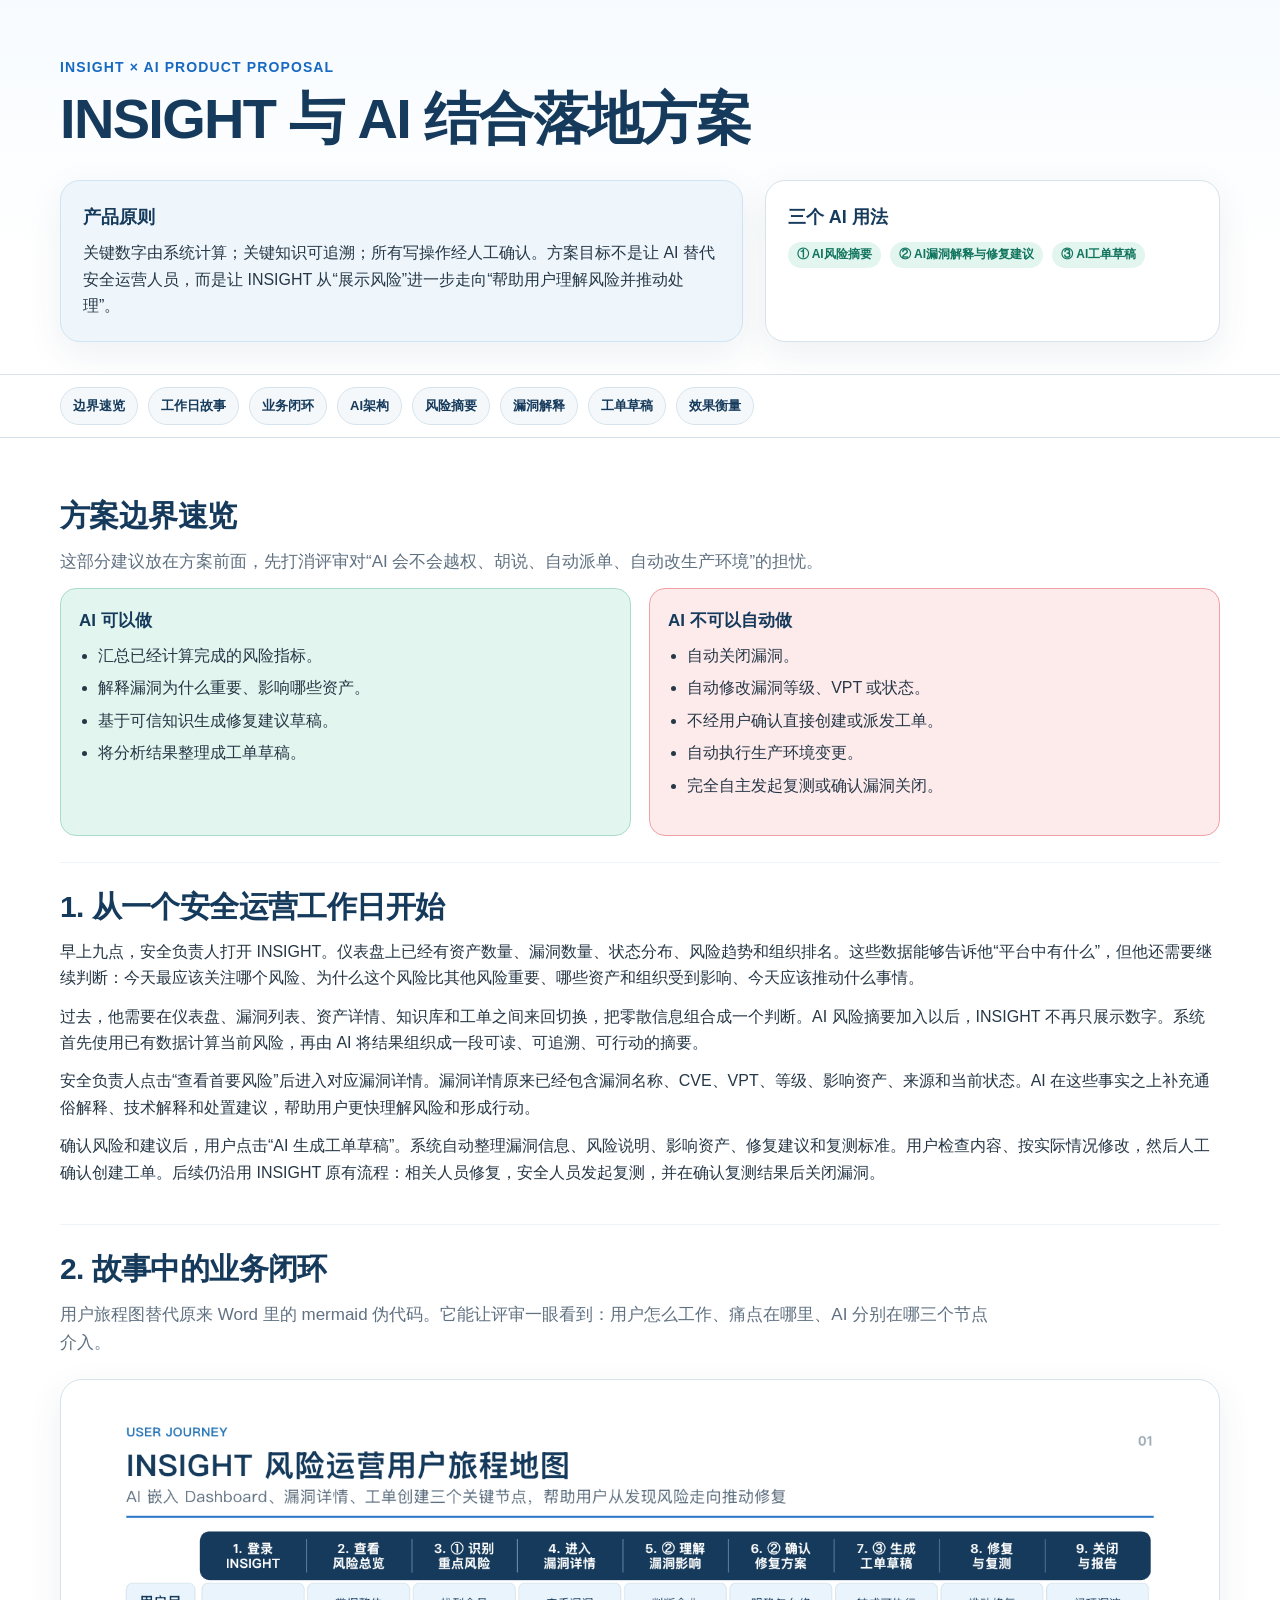
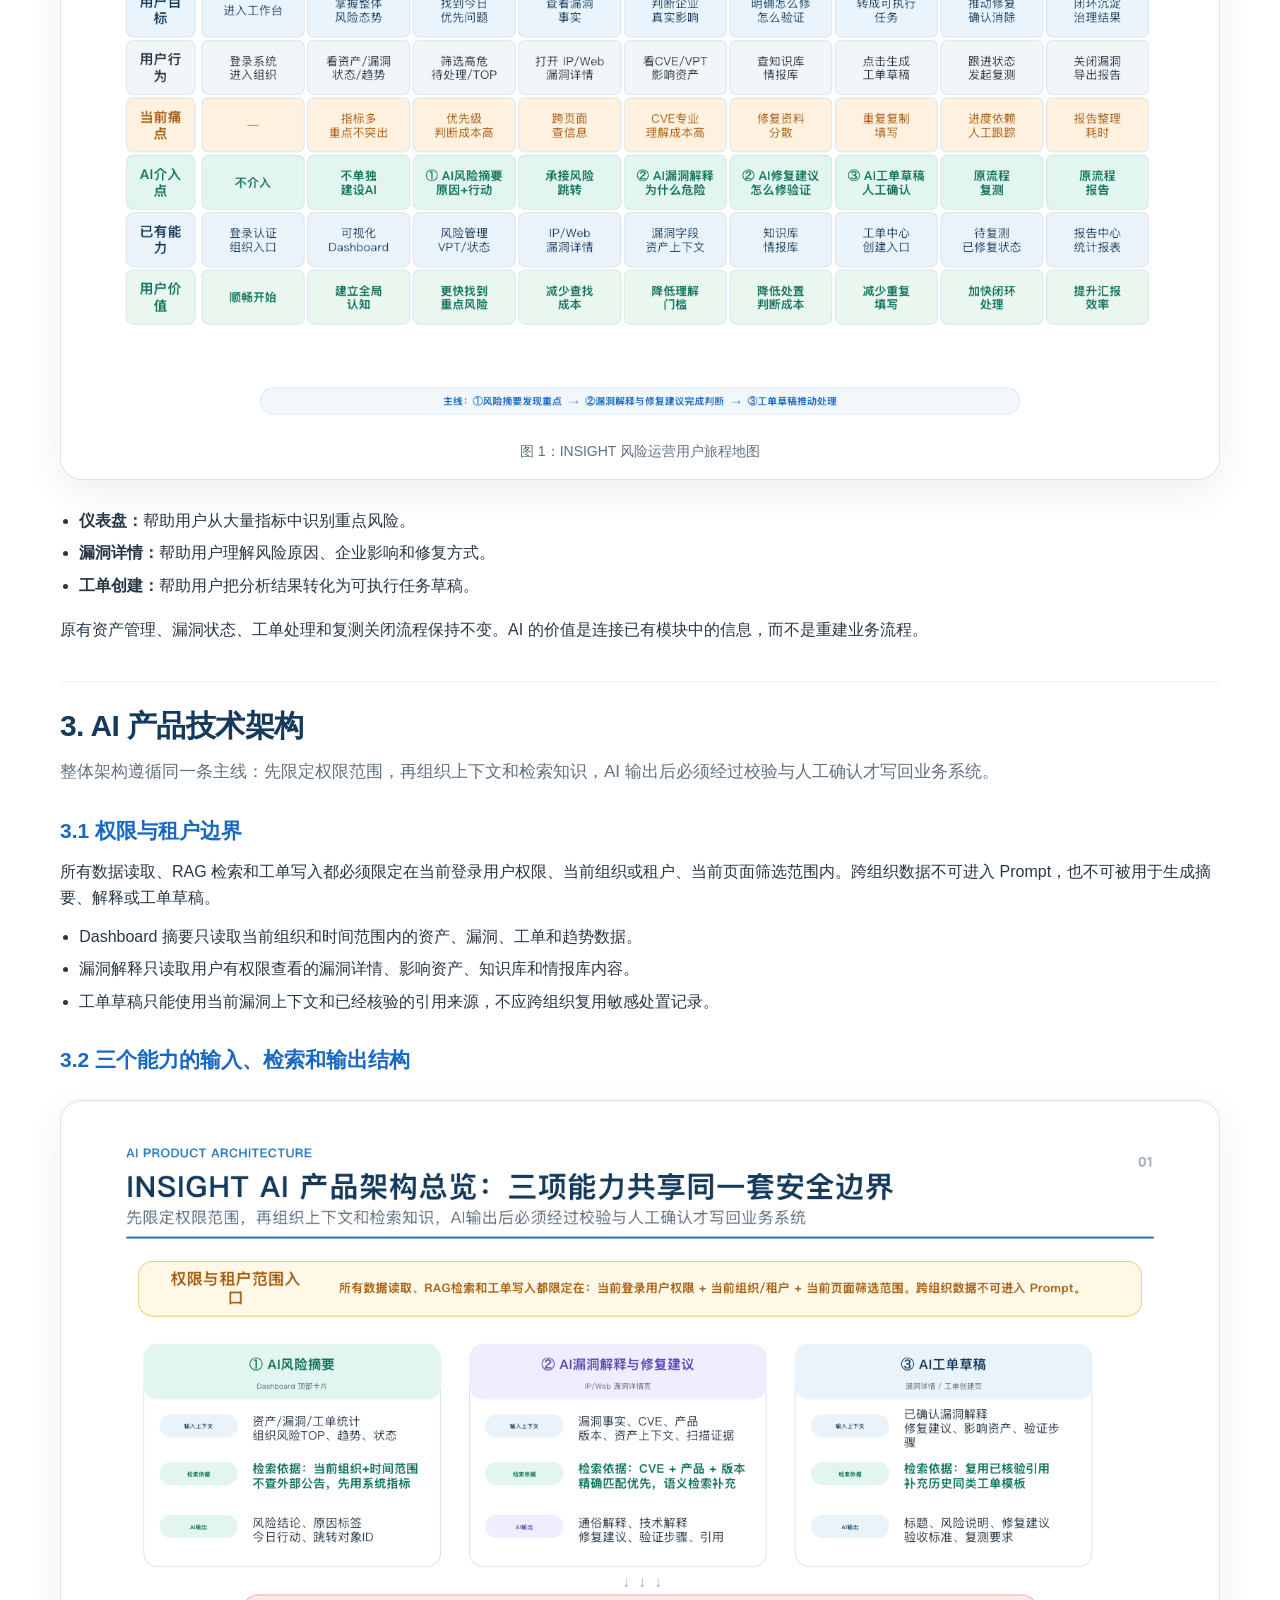
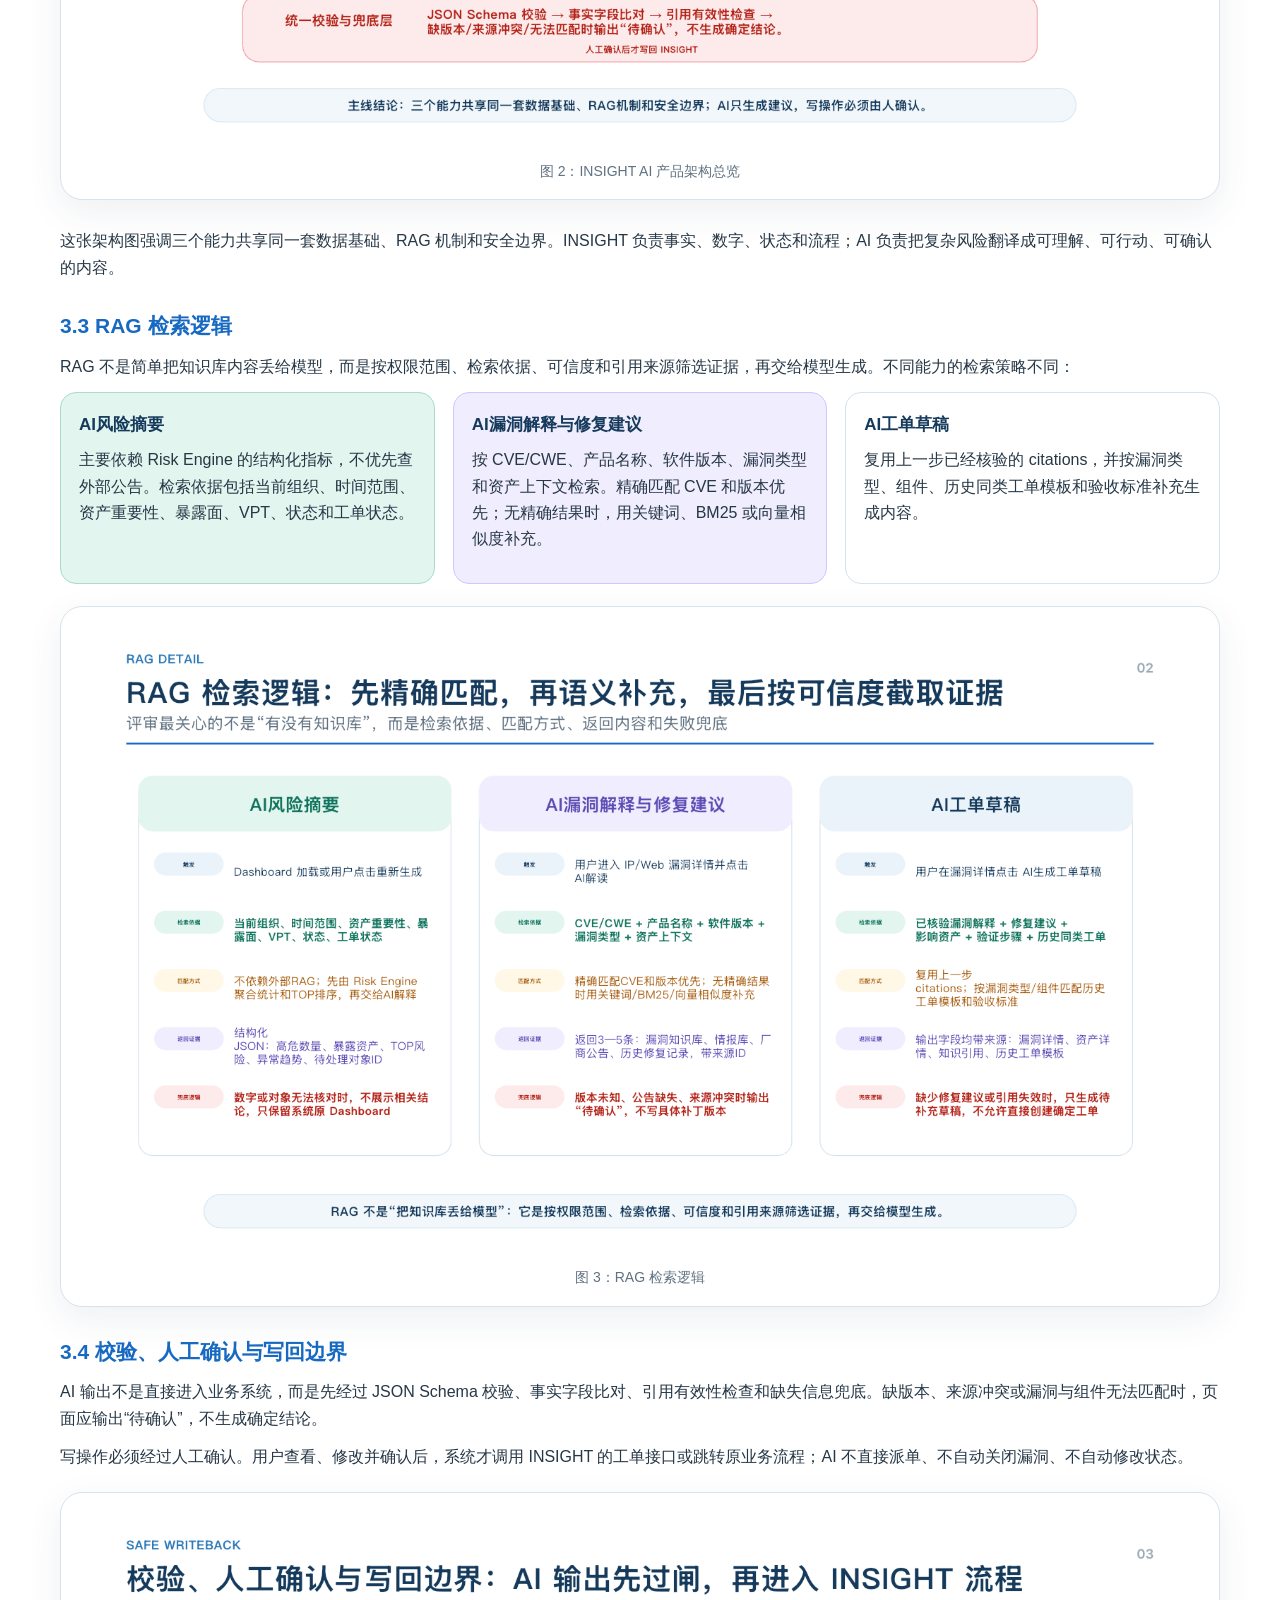
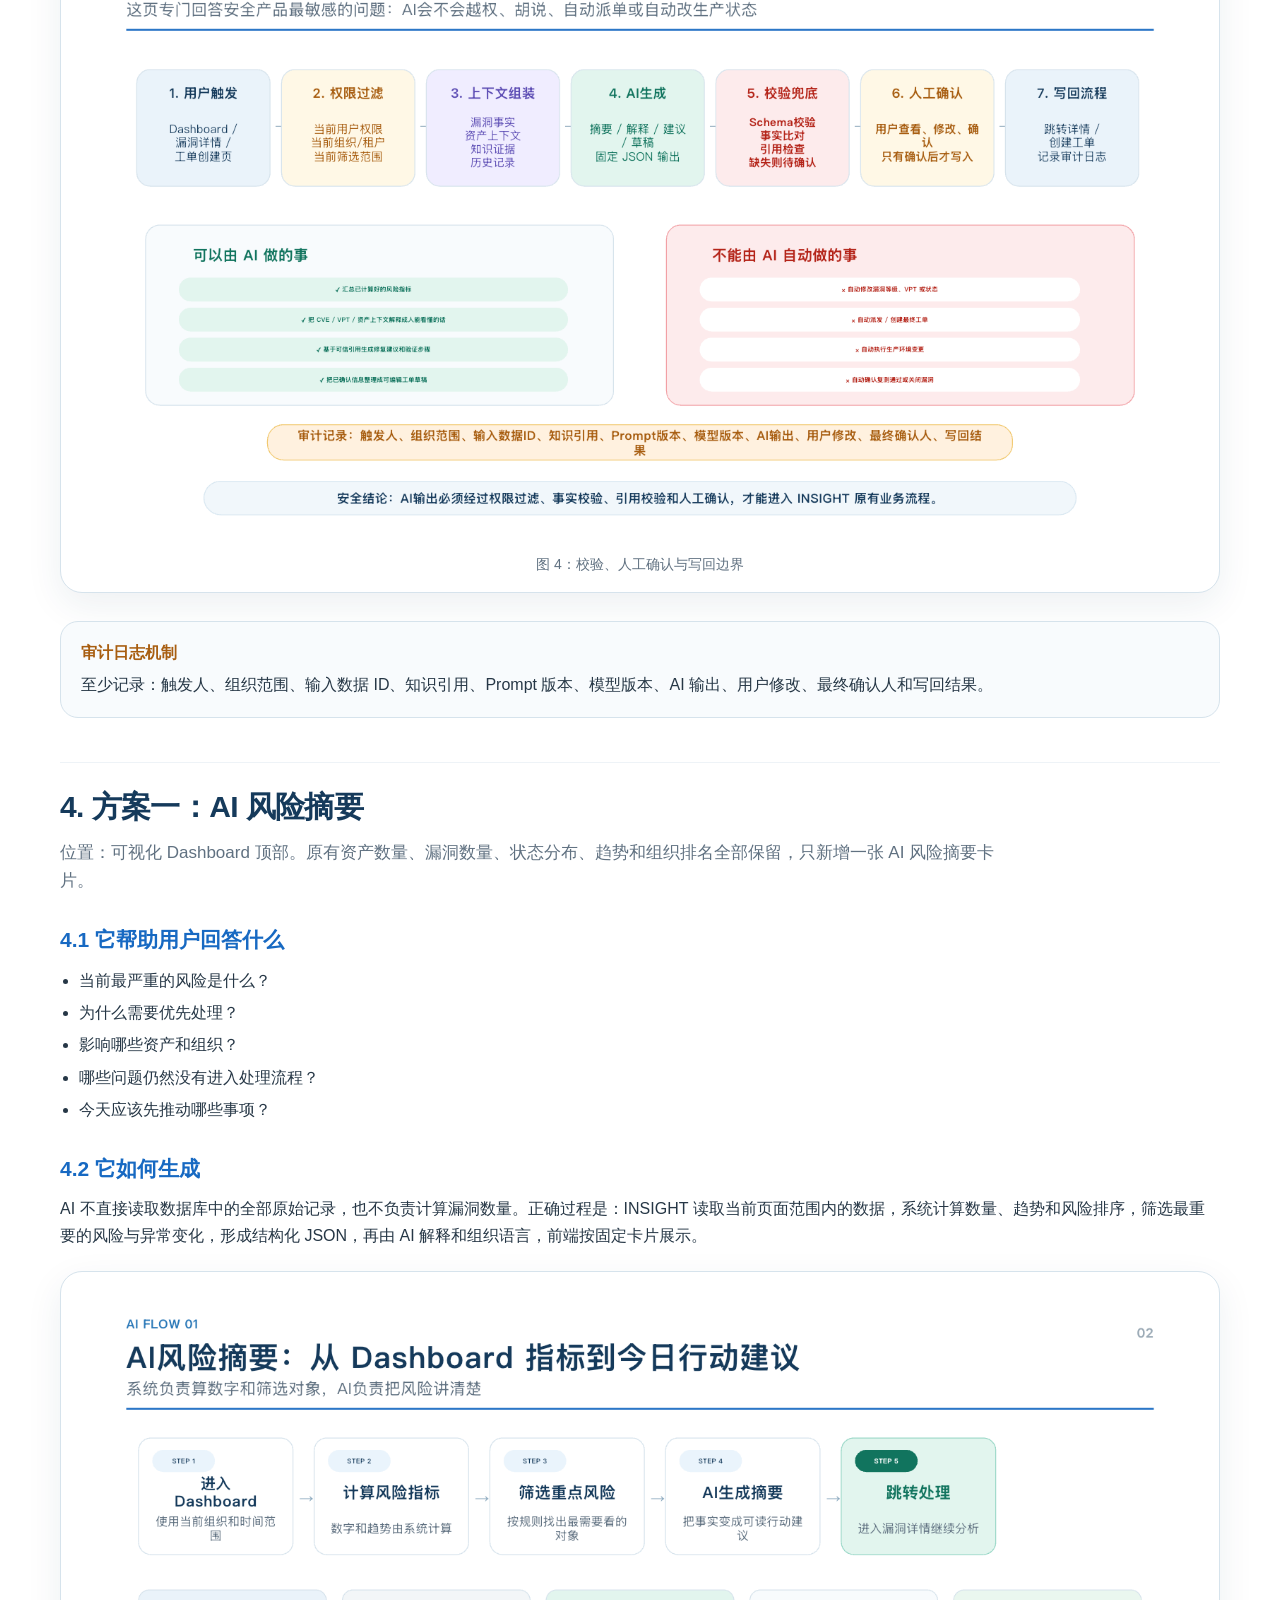
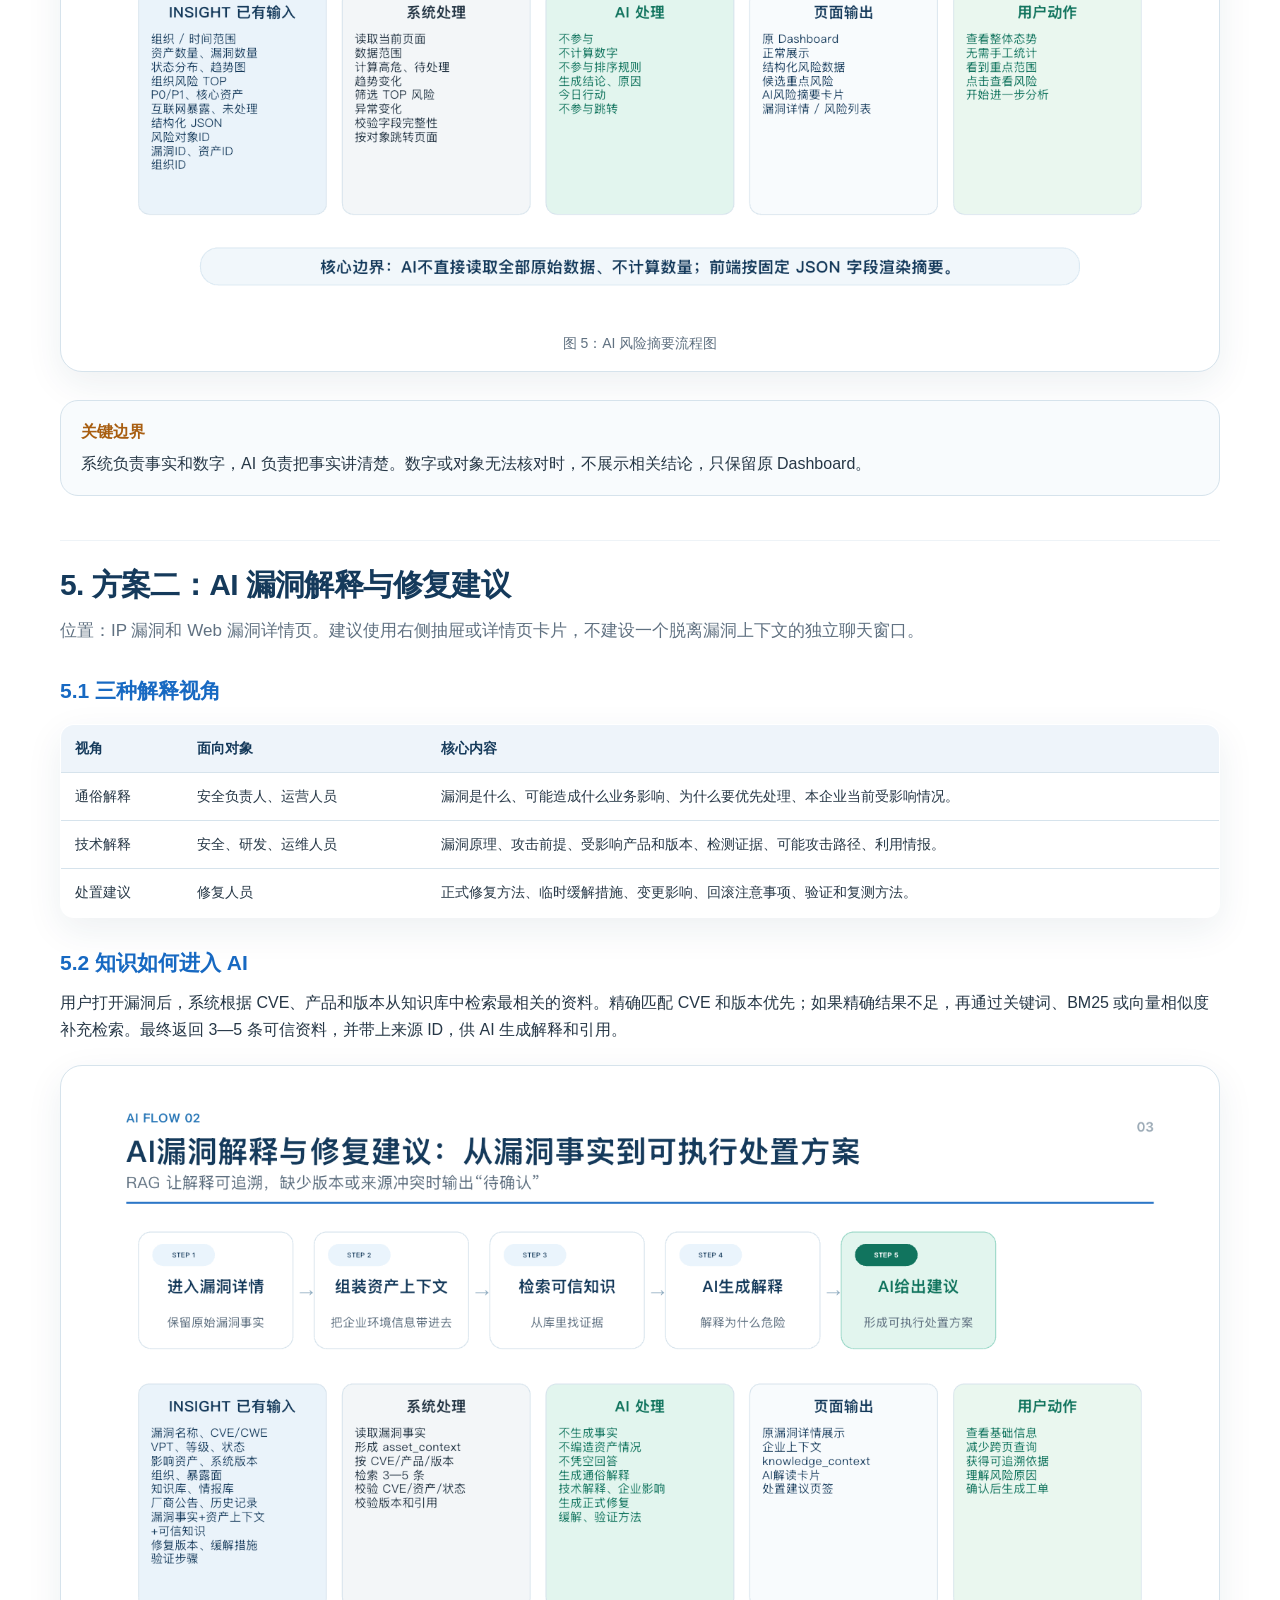
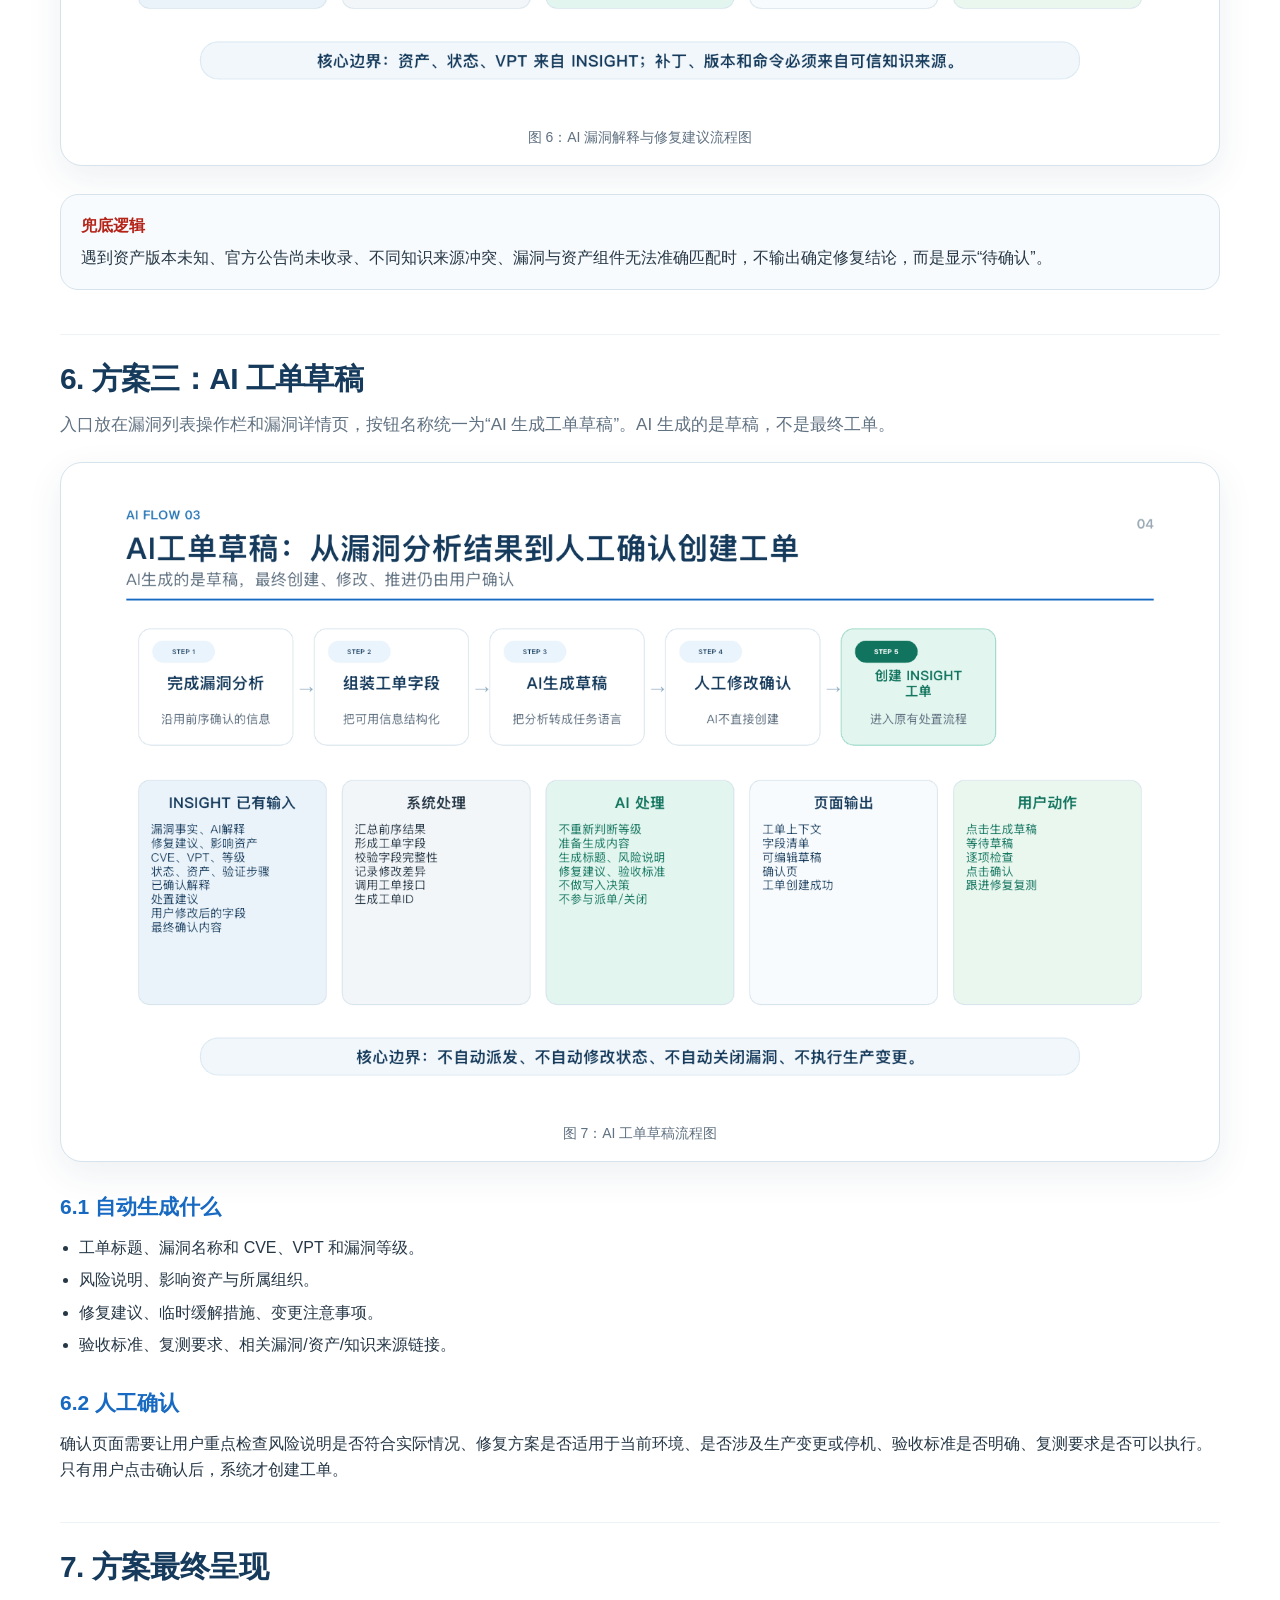
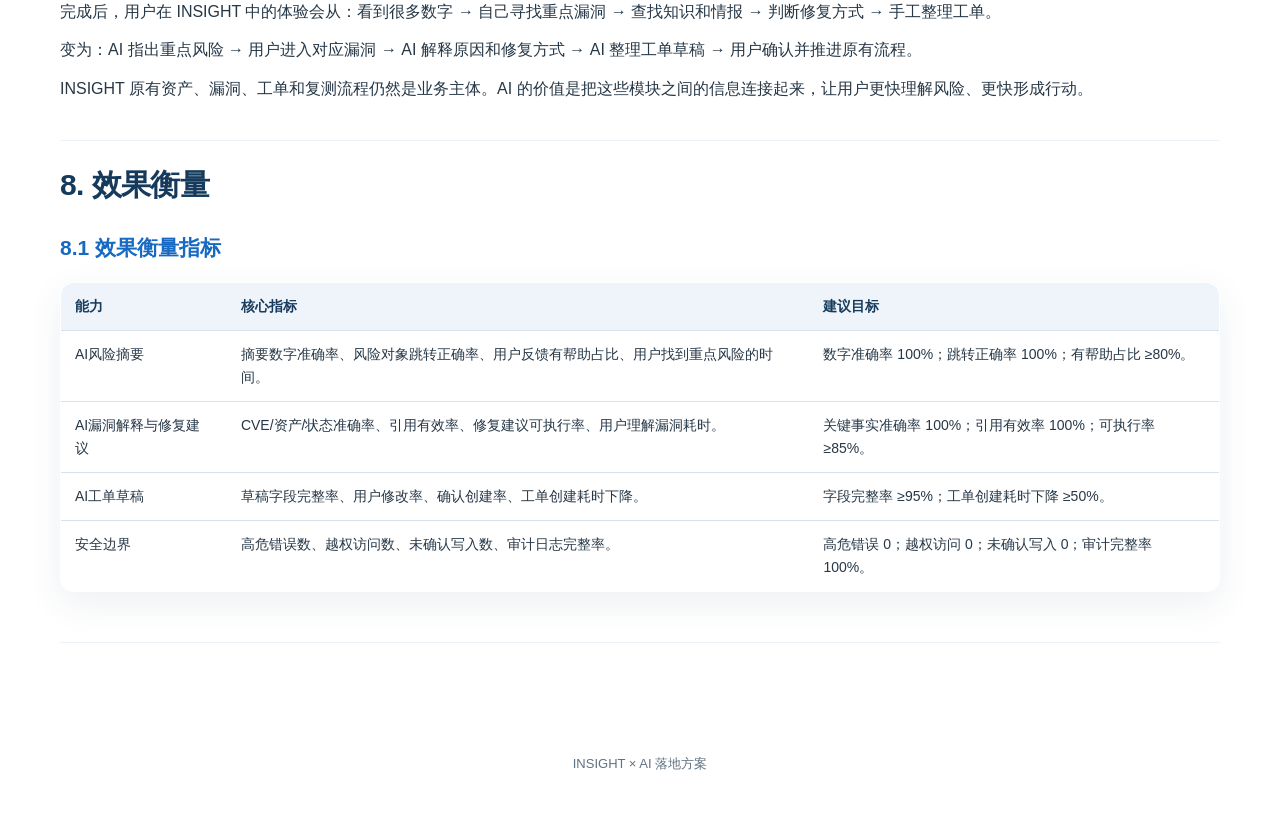
<file: 02-solution/index.html>
<!doctype html>
<html lang="zh-CN">
<head>
  <meta charset="utf-8" />
  <meta name="viewport" content="width=device-width, initial-scale=1" />
  <title>INSIGHT 与 AI 结合落地方案</title>
  <style>
    :root {
      --navy: #153a5b;
      --blue: #1769c2;
      --ink: #263746;
      --muted: #607181;
      --line: #d6e3ec;
      --soft: #f5f8fb;
      --ai: #11745e;
      --ai-bg: #e2f5ee;
      --warn: #a85e11;
      --warn-bg: #fff1df;
      --danger: #b42318;
      --danger-bg: #fdebec;
      --purple: #5c4cb4;
      --purple-bg: #f0edff;
      --shadow: 0 12px 36px rgba(21, 58, 91, .08);
    }

    * { box-sizing: border-box; }
    html { scroll-behavior: smooth; }
    body {
      margin: 0;
      background: linear-gradient(180deg, #f7fbff 0%, #ffffff 260px);
      color: var(--ink);
      font-family: "LocalCJK", -apple-system, BlinkMacSystemFont, "Segoe UI", "PingFang SC", "Microsoft YaHei", Arial, sans-serif;
      line-height: 1.65;
    }

    .shell {
      width: min(1160px, calc(100% - 40px));
      margin: 0 auto;
    }

    header {
      padding: 56px 0 28px;
      border-bottom: 1px solid var(--line);
    }

    .eyebrow {
      color: var(--blue);
      font-size: 14px;
      font-weight: 800;
      letter-spacing: .08em;
      text-transform: uppercase;
      margin-bottom: 10px;
    }

    h1 {
      margin: 0 0 14px;
      color: var(--navy);
      font-size: clamp(34px, 5vw, 56px);
      line-height: 1.08;
      letter-spacing: -.03em;
    }

    .subtitle {
      margin: 0;
      max-width: 920px;
      color: var(--muted);
      font-size: 19px;
    }

    .top-grid {
      display: grid;
      grid-template-columns: 1.2fr .8fr;
      gap: 22px;
      margin: 30px 0 4px;
    }

    .card {
      background: #fff;
      border: 1px solid var(--line);
      border-radius: 20px;
      box-shadow: var(--shadow);
      padding: 22px;
    }

    .principle {
      background: #eef6fc;
      border-color: #cfe4f4;
    }

    .principle strong,
    .boundary strong {
      display: block;
      color: var(--navy);
      font-size: 18px;
      margin-bottom: 8px;
    }

    nav {
      position: sticky;
      top: 0;
      z-index: 10;
      backdrop-filter: blur(14px);
      background: rgba(255, 255, 255, .88);
      border-bottom: 1px solid var(--line);
    }

    nav .shell {
      display: flex;
      gap: 10px;
      overflow-x: auto;
      padding: 12px 0;
    }

    nav a {
      white-space: nowrap;
      text-decoration: none;
      color: var(--navy);
      background: var(--soft);
      border: 1px solid var(--line);
      border-radius: 999px;
      padding: 7px 12px;
      font-size: 13px;
      font-weight: 700;
    }

    main { padding: 34px 0 80px; }
    section {
      padding: 26px 0;
      border-bottom: 1px solid #eef3f7;
    }

    h2 {
      color: var(--navy);
      font-size: 30px;
      line-height: 1.2;
      margin: 0 0 14px;
      letter-spacing: -.02em;
    }

    h3 {
      color: var(--blue);
      font-size: 21px;
      margin: 28px 0 10px;
    }

    p { margin: 0 0 12px; }
    ul, ol { margin: 8px 0 18px 1.2em; padding: 0; }
    li { margin: 6px 0; }

    .lead {
      color: var(--muted);
      font-size: 17px;
      max-width: 940px;
    }

    .twocol {
      display: grid;
      grid-template-columns: repeat(2, minmax(0, 1fr));
      gap: 18px;
    }

    .threecol {
      display: grid;
      grid-template-columns: repeat(3, minmax(0, 1fr));
      gap: 18px;
    }

    .mini-card {
      background: #fff;
      border: 1px solid var(--line);
      border-radius: 16px;
      padding: 18px;
    }

    .mini-card h4 {
      margin: 0 0 8px;
      color: var(--navy);
      font-size: 17px;
    }

    .ok { background: var(--ai-bg); border-color: #a9dccf; }
    .no { background: var(--danger-bg); border-color: #f2a0a5; }
    .warn { background: var(--warn-bg); border-color: #f1c76a; }
    .purple { background: var(--purple-bg); border-color: #cfc7ff; }

    .figure {
      margin: 22px 0 28px;
      background: #fff;
      border: 1px solid var(--line);
      border-radius: 22px;
      box-shadow: var(--shadow);
      padding: 14px;
    }

    .figure img {
      display: block;
      width: 100%;
      height: auto;
      border-radius: 14px;
      background: #fff;
    }

    .caption {
      margin: 10px 4px 2px;
      color: var(--muted);
      font-size: 14px;
      text-align: center;
    }

    table {
      width: 100%;
      border-collapse: collapse;
      margin: 16px 0 24px;
      background: #fff;
      border: 1px solid var(--line);
      border-radius: 14px;
      overflow: hidden;
      box-shadow: var(--shadow);
    }

    th, td {
      border-bottom: 1px solid var(--line);
      padding: 12px 14px;
      text-align: left;
      vertical-align: top;
      font-size: 14px;
    }

    th {
      background: #eef4fa;
      color: var(--navy);
      font-weight: 800;
    }

    tr:last-child td { border-bottom: 0; }

    .tag {
      display: inline-block;
      padding: 3px 9px;
      border-radius: 999px;
      background: var(--ai-bg);
      color: var(--ai);
      font-size: 12px;
      font-weight: 800;
      margin-right: 5px;
    }

    .callout {
      border-radius: 18px;
      padding: 18px 20px;
      margin: 18px 0;
      border: 1px solid var(--line);
      background: #f8fbfd;
    }

    .callout strong {
      color: var(--navy);
      display: block;
      margin-bottom: 6px;
    }

    .callout.warn strong { color: var(--warn); }
    .callout.danger strong { color: var(--danger); }

    footer {
      padding: 30px 0 48px;
      color: var(--muted);
      font-size: 13px;
      text-align: center;
    }

    @media (max-width: 820px) {
      .top-grid, .twocol, .threecol { grid-template-columns: 1fr; }
      h1 { font-size: 36px; }
      h2 { font-size: 26px; }
      .shell { width: min(100% - 26px, 1160px); }
    }

    @media print {
      nav { display: none; }
      body { background: #fff; }
      .card, .figure, table { box-shadow: none; }
      section { break-inside: avoid; }
      .figure { break-inside: avoid; }
    }
  </style>
</head>
<body>
  <header>
    <div class="shell">
      <div class="eyebrow">INSIGHT × AI PRODUCT PROPOSAL</div>
      <h1>INSIGHT 与 AI 结合落地方案</h1>
      <div class="top-grid">
        <div class="card principle">
          <strong>产品原则</strong>
          关键数字由系统计算；关键知识可追溯；所有写操作经人工确认。方案目标不是让 AI 替代安全运营人员，而是让 INSIGHT 从“展示风险”进一步走向“帮助用户理解风险并推动处理”。
        </div>
        <div class="card boundary">
          <strong>三个 AI 用法</strong>
          <span class="tag">① AI风险摘要</span>
          <span class="tag">② AI漏洞解释与修复建议</span>
          <span class="tag">③ AI工单草稿</span>
        </div>
      </div>
    </div>
  </header>

  <nav>
    <div class="shell">
      <a href="#boundary">边界速览</a>
      <a href="#story">工作日故事</a>
      <a href="#journey">业务闭环</a>
      <a href="#architecture">AI架构</a>
      <a href="#risk-summary">风险摘要</a>
      <a href="#vuln-explain">漏洞解释</a>
      <a href="#ticket">工单草稿</a>
      <a href="#metrics">效果衡量</a>
    </div>
  </nav>

  <main class="shell">
    <section id="boundary">
      <h2>方案边界速览</h2>
      <p class="lead">这部分建议放在方案前面，先打消评审对“AI 会不会越权、胡说、自动派单、自动改生产环境”的担忧。</p>
      <div class="twocol">
        <div class="mini-card ok">
          <h4>AI 可以做</h4>
          <ul>
            <li>汇总已经计算完成的风险指标。</li>
            <li>解释漏洞为什么重要、影响哪些资产。</li>
            <li>基于可信知识生成修复建议草稿。</li>
            <li>将分析结果整理成工单草稿。</li>
          </ul>
        </div>
        <div class="mini-card no">
          <h4>AI 不可以自动做</h4>
          <ul>
            <li>自动关闭漏洞。</li>
            <li>自动修改漏洞等级、VPT 或状态。</li>
            <li>不经用户确认直接创建或派发工单。</li>
            <li>自动执行生产环境变更。</li>
            <li>完全自主发起复测或确认漏洞关闭。</li>
          </ul>
        </div>
      </div>
    </section>

    <section id="story">
      <h2>1. 从一个安全运营工作日开始</h2>
      <p>早上九点，安全负责人打开 INSIGHT。仪表盘上已经有资产数量、漏洞数量、状态分布、风险趋势和组织排名。这些数据能够告诉他“平台中有什么”，但他还需要继续判断：今天最应该关注哪个风险、为什么这个风险比其他风险重要、哪些资产和组织受到影响、今天应该推动什么事情。</p>
      <p>过去，他需要在仪表盘、漏洞列表、资产详情、知识库和工单之间来回切换，把零散信息组合成一个判断。AI 风险摘要加入以后，INSIGHT 不再只展示数字。系统首先使用已有数据计算当前风险，再由 AI 将结果组织成一段可读、可追溯、可行动的摘要。</p>
      <p>安全负责人点击“查看首要风险”后进入对应漏洞详情。漏洞详情原来已经包含漏洞名称、CVE、VPT、等级、影响资产、来源和当前状态。AI 在这些事实之上补充通俗解释、技术解释和处置建议，帮助用户更快理解风险和形成行动。</p>
      <p>确认风险和建议后，用户点击“AI 生成工单草稿”。系统自动整理漏洞信息、风险说明、影响资产、修复建议和复测标准。用户检查内容、按实际情况修改，然后人工确认创建工单。后续仍沿用 INSIGHT 原有流程：相关人员修复，安全人员发起复测，并在确认复测结果后关闭漏洞。</p>
    </section>

    <section id="journey">
      <h2>2. 故事中的业务闭环</h2>
      <p class="lead">用户旅程图替代原来 Word 里的 mermaid 伪代码。它能让评审一眼看到：用户怎么工作、痛点在哪里、AI 分别在哪三个节点介入。</p>
      <figure class="figure">
        <img src="assets/user-journey.png" alt="INSIGHT 风险运营用户旅程地图" />
        <figcaption class="caption">图 1：INSIGHT 风险运营用户旅程地图</figcaption>
      </figure>
      <ul>
        <li><strong>仪表盘：</strong>帮助用户从大量指标中识别重点风险。</li>
        <li><strong>漏洞详情：</strong>帮助用户理解风险原因、企业影响和修复方式。</li>
        <li><strong>工单创建：</strong>帮助用户把分析结果转化为可执行任务草稿。</li>
      </ul>
      <p>原有资产管理、漏洞状态、工单处理和复测关闭流程保持不变。AI 的价值是连接已有模块中的信息，而不是重建业务流程。</p>
    </section>

    <section id="architecture">
      <h2>3. AI 产品技术架构</h2>
      <p class="lead">整体架构遵循同一条主线：先限定权限范围，再组织上下文和检索知识，AI 输出后必须经过校验与人工确认才写回业务系统。</p>

      <h3>3.1 权限与租户边界</h3>
      <p>所有数据读取、RAG 检索和工单写入都必须限定在当前登录用户权限、当前组织或租户、当前页面筛选范围内。跨组织数据不可进入 Prompt，也不可被用于生成摘要、解释或工单草稿。</p>
      <ul>
        <li>Dashboard 摘要只读取当前组织和时间范围内的资产、漏洞、工单和趋势数据。</li>
        <li>漏洞解释只读取用户有权限查看的漏洞详情、影响资产、知识库和情报库内容。</li>
        <li>工单草稿只能使用当前漏洞上下文和已经核验的引用来源，不应跨组织复用敏感处置记录。</li>
      </ul>

      <h3>3.2 三个能力的输入、检索和输出结构</h3>
      <figure class="figure">
        <img src="assets/ai-architecture-overview.png" alt="INSIGHT AI 产品架构总览" />
        <figcaption class="caption">图 2：INSIGHT AI 产品架构总览</figcaption>
      </figure>
      <p>这张架构图强调三个能力共享同一套数据基础、RAG 机制和安全边界。INSIGHT 负责事实、数字、状态和流程；AI 负责把复杂风险翻译成可理解、可行动、可确认的内容。</p>

      <h3>3.3 RAG 检索逻辑</h3>
      <p>RAG 不是简单把知识库内容丢给模型，而是按权限范围、检索依据、可信度和引用来源筛选证据，再交给模型生成。不同能力的检索策略不同：</p>
      <div class="threecol">
        <div class="mini-card ok">
          <h4>AI风险摘要</h4>
          <p>主要依赖 Risk Engine 的结构化指标，不优先查外部公告。检索依据包括当前组织、时间范围、资产重要性、暴露面、VPT、状态和工单状态。</p>
        </div>
        <div class="mini-card purple">
          <h4>AI漏洞解释与修复建议</h4>
          <p>按 CVE/CWE、产品名称、软件版本、漏洞类型和资产上下文检索。精确匹配 CVE 和版本优先；无精确结果时，用关键词、BM25 或向量相似度补充。</p>
        </div>
        <div class="mini-card">
          <h4>AI工单草稿</h4>
          <p>复用上一步已经核验的 citations，并按漏洞类型、组件、历史同类工单模板和验收标准补充生成内容。</p>
        </div>
      </div>
      <figure class="figure">
        <img src="assets/rag-detail.png" alt="RAG 检索逻辑" />
        <figcaption class="caption">图 3：RAG 检索逻辑</figcaption>
      </figure>

      <h3>3.4 校验、人工确认与写回边界</h3>
      <p>AI 输出不是直接进入业务系统，而是先经过 JSON Schema 校验、事实字段比对、引用有效性检查和缺失信息兜底。缺版本、来源冲突或漏洞与组件无法匹配时，页面应输出“待确认”，不生成确定结论。</p>
      <p>写操作必须经过人工确认。用户查看、修改并确认后，系统才调用 INSIGHT 的工单接口或跳转原业务流程；AI 不直接派单、不自动关闭漏洞、不自动修改状态。</p>
      <figure class="figure">
        <img src="assets/safe-writeback.png" alt="校验、人工确认与写回边界" />
        <figcaption class="caption">图 4：校验、人工确认与写回边界</figcaption>
      </figure>
      <div class="callout warn">
        <strong>审计日志机制</strong>
        至少记录：触发人、组织范围、输入数据 ID、知识引用、Prompt 版本、模型版本、AI 输出、用户修改、最终确认人和写回结果。
      </div>
    </section>

    <section id="risk-summary">
      <h2>4. 方案一：AI 风险摘要</h2>
      <p class="lead">位置：可视化 Dashboard 顶部。原有资产数量、漏洞数量、状态分布、趋势和组织排名全部保留，只新增一张 AI 风险摘要卡片。</p>
      <h3>4.1 它帮助用户回答什么</h3>
      <ul>
        <li>当前最严重的风险是什么？</li>
        <li>为什么需要优先处理？</li>
        <li>影响哪些资产和组织？</li>
        <li>哪些问题仍然没有进入处理流程？</li>
        <li>今天应该先推动哪些事项？</li>
      </ul>
      <h3>4.2 它如何生成</h3>
      <p>AI 不直接读取数据库中的全部原始记录，也不负责计算漏洞数量。正确过程是：INSIGHT 读取当前页面范围内的数据，系统计算数量、趋势和风险排序，筛选最重要的风险与异常变化，形成结构化 JSON，再由 AI 解释和组织语言，前端按固定卡片展示。</p>
      <figure class="figure">
        <img src="assets/ai-risk-summary-flow.png" alt="AI 风险摘要流程图" />
        <figcaption class="caption">图 5：AI 风险摘要流程图</figcaption>
      </figure>
      <div class="callout warn">
        <strong>关键边界</strong>
        系统负责事实和数字，AI 负责把事实讲清楚。数字或对象无法核对时，不展示相关结论，只保留原 Dashboard。
      </div>
    </section>

    <section id="vuln-explain">
      <h2>5. 方案二：AI 漏洞解释与修复建议</h2>
      <p class="lead">位置：IP 漏洞和 Web 漏洞详情页。建议使用右侧抽屉或详情页卡片，不建设一个脱离漏洞上下文的独立聊天窗口。</p>
      <h3>5.1 三种解释视角</h3>
      <table>
        <thead><tr><th>视角</th><th>面向对象</th><th>核心内容</th></tr></thead>
        <tbody>
          <tr><td>通俗解释</td><td>安全负责人、运营人员</td><td>漏洞是什么、可能造成什么业务影响、为什么要优先处理、本企业当前受影响情况。</td></tr>
          <tr><td>技术解释</td><td>安全、研发、运维人员</td><td>漏洞原理、攻击前提、受影响产品和版本、检测证据、可能攻击路径、利用情报。</td></tr>
          <tr><td>处置建议</td><td>修复人员</td><td>正式修复方法、临时缓解措施、变更影响、回滚注意事项、验证和复测方法。</td></tr>
        </tbody>
      </table>
      <h3>5.2 知识如何进入 AI</h3>
      <p>用户打开漏洞后，系统根据 CVE、产品和版本从知识库中检索最相关的资料。精确匹配 CVE 和版本优先；如果精确结果不足，再通过关键词、BM25 或向量相似度补充检索。最终返回 3—5 条可信资料，并带上来源 ID，供 AI 生成解释和引用。</p>
      <figure class="figure">
        <img src="assets/ai-vuln-explain-flow.png" alt="AI 漏洞解释与修复建议流程图" />
        <figcaption class="caption">图 6：AI 漏洞解释与修复建议流程图</figcaption>
      </figure>
      <div class="callout danger">
        <strong>兜底逻辑</strong>
        遇到资产版本未知、官方公告尚未收录、不同知识来源冲突、漏洞与资产组件无法准确匹配时，不输出确定修复结论，而是显示“待确认”。
      </div>
    </section>

    <section id="ticket">
      <h2>6. 方案三：AI 工单草稿</h2>
      <p class="lead">入口放在漏洞列表操作栏和漏洞详情页，按钮名称统一为“AI 生成工单草稿”。AI 生成的是草稿，不是最终工单。</p>
      <figure class="figure">
        <img src="assets/ai-ticket-draft-flow.png" alt="AI 工单草稿流程图" />
        <figcaption class="caption">图 7：AI 工单草稿流程图</figcaption>
      </figure>
      <h3>6.1 自动生成什么</h3>
      <ul>
        <li>工单标题、漏洞名称和 CVE、VPT 和漏洞等级。</li>
        <li>风险说明、影响资产与所属组织。</li>
        <li>修复建议、临时缓解措施、变更注意事项。</li>
        <li>验收标准、复测要求、相关漏洞/资产/知识来源链接。</li>
      </ul>
      <h3>6.2 人工确认</h3>
      <p>确认页面需要让用户重点检查风险说明是否符合实际情况、修复方案是否适用于当前环境、是否涉及生产变更或停机、验收标准是否明确、复测要求是否可以执行。只有用户点击确认后，系统才创建工单。</p>
    </section>

    <section id="final">
      <h2>7. 方案最终呈现</h2>
      <p>完成后，用户在 INSIGHT 中的体验会从：看到很多数字 → 自己寻找重点漏洞 → 查找知识和情报 → 判断修复方式 → 手工整理工单。</p>
      <p>变为：AI 指出重点风险 → 用户进入对应漏洞 → AI 解释原因和修复方式 → AI 整理工单草稿 → 用户确认并推进原有流程。</p>
      <p>INSIGHT 原有资产、漏洞、工单和复测流程仍然是业务主体。AI 的价值是把这些模块之间的信息连接起来，让用户更快理解风险、更快形成行动。</p>
    </section>

    <section id="metrics">
      <h2>8. 效果衡量</h2>
      <h3>8.1 效果衡量指标</h3>
      <table>
        <thead><tr><th>能力</th><th>核心指标</th><th>建议目标</th></tr></thead>
        <tbody>
          <tr><td>AI风险摘要</td><td>摘要数字准确率、风险对象跳转正确率、用户反馈有帮助占比、用户找到重点风险的时间。</td><td>数字准确率 100%；跳转正确率 100%；有帮助占比 ≥80%。</td></tr>
          <tr><td>AI漏洞解释与修复建议</td><td>CVE/资产/状态准确率、引用有效率、修复建议可执行率、用户理解漏洞耗时。</td><td>关键事实准确率 100%；引用有效率 100%；可执行率 ≥85%。</td></tr>
          <tr><td>AI工单草稿</td><td>草稿字段完整率、用户修改率、确认创建率、工单创建耗时下降。</td><td>字段完整率 ≥95%；工单创建耗时下降 ≥50%。</td></tr>
          <tr><td>安全边界</td><td>高危错误数、越权访问数、未确认写入数、审计日志完整率。</td><td>高危错误 0；越权访问 0；未确认写入 0；审计完整率 100%。</td></tr>
        </tbody>
      </table>
    </section>
  </main>

  <footer>
    <div class="shell">INSIGHT × AI 落地方案</div>
  </footer>
</body>
</html>
</file>
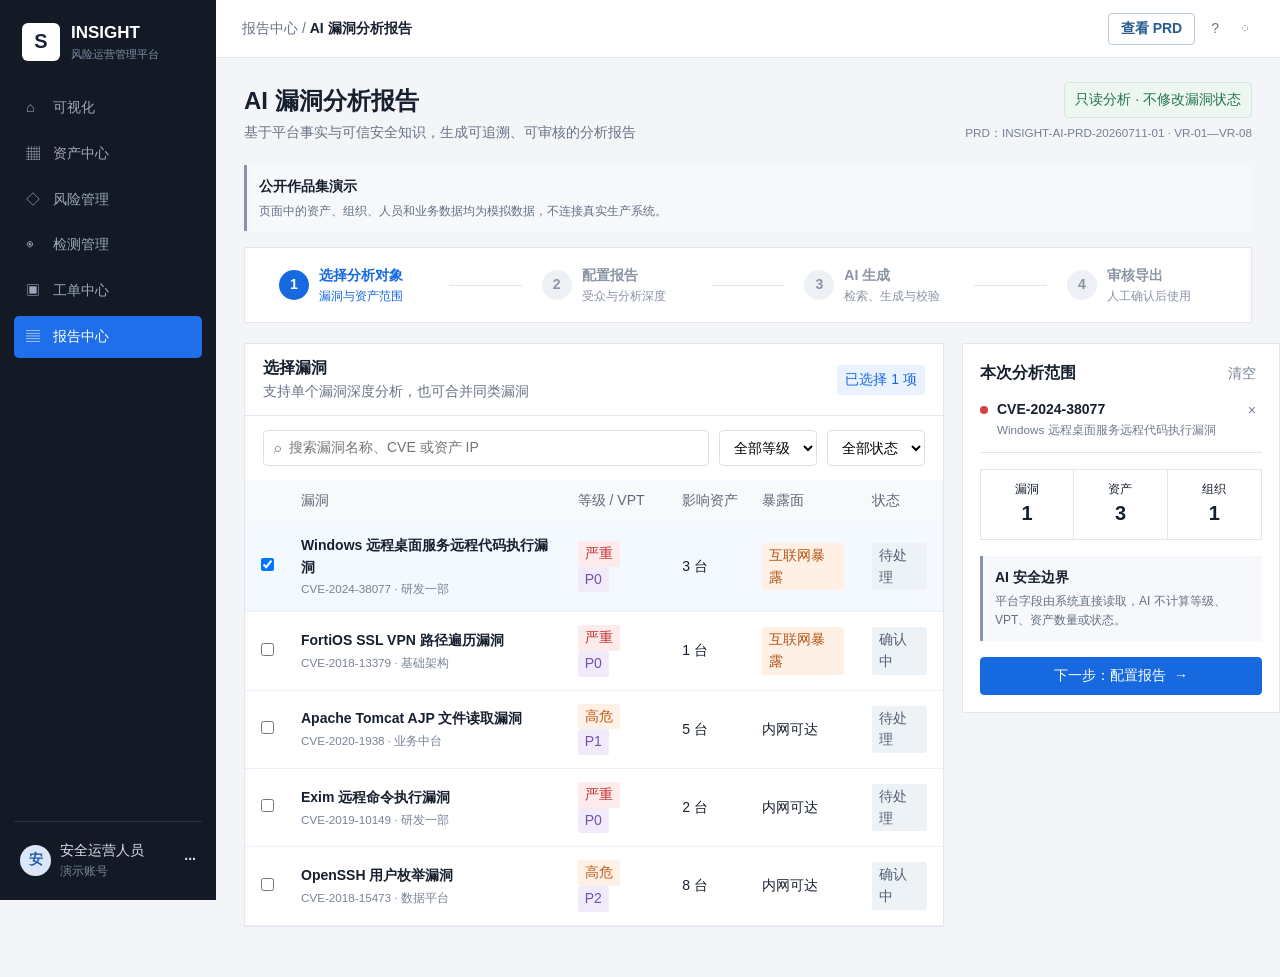
<file: 04-demo/index.html>
<!doctype html>
<html lang="zh-CN">
<head>
  <meta charset="utf-8">
  <meta name="viewport" content="width=device-width, initial-scale=1">
  <title>INSIGHT AI 漏洞分析报告</title>
  <link rel="stylesheet" href="styles.css">
  <link rel="stylesheet" href="mobile.css">
</head>
<body>
  <div class="shell">
    <aside class="sidebar">
      <div class="brand"><span>S</span><div><strong>INSIGHT</strong><small>风险运营管理平台</small></div></div>
      <nav>
        <button><i>⌂</i>可视化</button><button><i>▦</i>资产中心</button><button><i>◇</i>风险管理</button>
        <button><i>◉</i>检测管理</button><button><i>▣</i>工单中心</button><button class="active"><i>▤</i>报告中心</button>
      </nav>
      <div class="sidebar-bottom"><span class="avatar">安</span><div>安全运营人员<small>演示账号</small></div><b>···</b></div>
    </aside>

    <main>
      <header class="topbar"><span>报告中心 / <b>AI 漏洞分析报告</b></span><div class="topbar-actions"><a class="prd-link" href="../03-prd/index.html" target="_blank" rel="noopener">查看 PRD</a><button class="icon" title="帮助">?</button><button class="icon" title="通知">◌</button></div></header>

      <section class="workspace">
        <div class="title-row">
          <div><h1>AI 漏洞分析报告</h1><p>基于平台事实与可信安全知识，生成可追溯、可审核的分析报告</p></div>
          <div class="prd-ref"><span class="readonly">只读分析 · 不修改漏洞状态</span><small>PRD：INSIGHT-AI-PRD-20260711-01 · VR-01—VR-08</small></div>
        </div>

        <div class="boundary"><b>公开作品集演示</b><p>页面中的资产、组织、人员和业务数据均为模拟数据，不连接真实生产系统。</p></div>

        <div class="stepper" aria-label="报告生成步骤">
          <div class="step active" data-step="1"><b>1</b><span>选择分析对象<small>漏洞与资产范围</small></span></div>
          <i></i><div class="step" data-step="2"><b>2</b><span>配置报告<small>受众与分析深度</small></span></div>
          <i></i><div class="step" data-step="3"><b>3</b><span>AI 生成<small>检索、生成与校验</small></span></div>
          <i></i><div class="step" data-step="4"><b>4</b><span>审核导出<small>人工确认后使用</small></span></div>
        </div>

        <section id="selectView" class="view active">
          <div class="content-grid">
            <section class="panel">
              <div class="panel-head"><div><h2>选择漏洞</h2><p>支持单个漏洞深度分析，也可合并同类漏洞</p></div><span id="selectedCount">已选择 1 项</span></div>
              <div class="filters"><label class="search">⌕<input id="searchInput" placeholder="搜索漏洞名称、CVE 或资产 IP"></label><select id="levelFilter"><option value="all">全部等级</option><option>严重</option><option>高危</option></select><select><option>全部状态</option><option>待处理</option><option>确认中</option></select></div>
              <div class="table-scroll"><table><thead><tr><th></th><th>漏洞</th><th>等级 / VPT</th><th>影响资产</th><th>暴露面</th><th>状态</th></tr></thead><tbody id="vulnRows"></tbody></table></div>
            </section>
            <aside class="selection-panel">
              <div class="selection-head"><h2>本次分析范围</h2><button id="clearSelection">清空</button></div>
              <div id="selectionSummary"></div>
              <div class="scope-facts"><div><small>漏洞</small><strong id="scopeVulns">1</strong></div><div><small>资产</small><strong id="scopeAssets">3</strong></div><div><small>组织</small><strong id="scopeOrgs">1</strong></div></div>
              <div class="boundary"><b>AI 安全边界</b><p>平台字段由系统直接读取，AI 不计算等级、VPT、资产数量或状态。</p></div>
              <button class="primary wide" id="toConfig">下一步：配置报告 <span>→</span></button>
            </aside>
          </div>
        </section>

        <section id="configView" class="view">
          <div class="config-layout">
            <section class="panel config-panel">
              <div class="panel-head"><div><h2>配置报告</h2><p>选择报告受众，系统自动调整表达重点</p></div></div>
              <h3>报告受众</h3><div class="choice-grid" id="audienceChoices"><button class="choice active" data-value="运营"><b>安全运营</b><span>风险研判、影响面与处置动作</span></button><button class="choice" data-value="管理"><b>管理汇报</b><span>业务影响、风险结论与决策建议</span></button><button class="choice" data-value="修复"><b>技术修复</b><span>漏洞机理、修复步骤与复测标准</span></button></div>
              <h3>报告结构</h3><div class="check-grid"><label><input type="checkbox" checked> 执行摘要</label><label><input type="checkbox" checked> 漏洞技术分析</label><label><input type="checkbox" checked> 企业影响面</label><label><input type="checkbox" checked> 风险优先级依据</label><label><input type="checkbox" checked> 修复与缓解建议</label><label><input type="checkbox" checked> 复测与验收标准</label></div>
              <h3>分析策略</h3><div class="strategy-row"><label>报告名称<input id="reportName" value="CVE-2024-38077 漏洞专项分析报告"></label><label>知识截止时间<input type="date" value="2026-07-11"></label><label>内容深度<select id="depth"><option>标准分析</option><option>深度技术分析</option><option>管理摘要</option></select></label></div>
              <div class="config-actions"><button class="secondary" id="backSelect">上一步</button><button class="primary" id="startGenerate">开始生成报告 <span>✦</span></button></div>
            </section>
            <aside class="evidence-preview"><h2>将使用的数据</h2><div><b>INSIGHT 业务数据</b><p>漏洞字段、3 个受影响资产、组织与负责人、暴露状态、处置进度</p></div><div><b>可信安全知识</b><p>已审核企业知识库、厂商安全公告、CVE/CWE 与修复经验</p></div><div><b>生成约束</b><p>无来源不输出补丁版本；信息冲突时标记“待确认”</p></div></aside>
          </div>
        </section>

        <section id="generateView" class="view">
          <div class="generation-card"><div class="ai-orbit">AI</div><h2>正在生成漏洞分析报告</h2><p id="generationStatus">读取漏洞与资产上下文...</p><div class="progress"><span id="progressBar"></span></div><strong id="progressValue">12%</strong><div class="pipeline" id="pipeline"><span class="running">读取平台事实</span><span>检索可信知识</span><span>生成结构化报告</span><span>事实与引用校验</span></div><div class="live-log" id="liveLog">已读取 CVE、VPT、漏洞等级、状态与影响资产</div></div>
        </section>

        <section id="reportView" class="view">
          <div class="report-toolbar"><div><button class="secondary" id="backConfig">← 重新配置</button><span class="saved">✓ 草稿已保存</span></div><div><button class="secondary" id="regenerate">↻ 重新生成</button><button class="secondary" id="printReport">导出 PDF</button><button class="primary" id="confirmReport">确认报告</button></div></div>
          <div class="report-layout">
            <aside class="report-nav"><small>报告目录</small><button class="active" data-target="summary">01 执行摘要</button><button data-target="technical">02 漏洞技术分析</button><button data-target="impact">03 企业影响面</button><button data-target="priority">04 优先级依据</button><button data-target="remediation">05 修复与缓解</button><button data-target="verification">06 复测与验收</button><button data-target="sources">07 证据与引用</button><div class="quality-box"><span>报告可信度</span><strong>94%</strong><small>14 项事实已校验<br>1 项待人工确认</small></div></aside>
            <article class="report-paper" id="reportPaper">
              <div class="report-cover"><div><span>INSIGHT AI GENERATED REPORT</span><h1 id="reportTitle">CVE-2024-38077 漏洞专项分析报告</h1><p>报告编号：INS-AI-20260711-0086 · 生成时间：2026-07-11 15:42</p></div><div class="risk-seal">严重<small>VPT P0</small></div></div>
              <div class="disclaimer">本报告由 AI 基于 INSIGHT 平台事实和可信知识生成，已通过自动事实校验；正式处置前仍需安全人员确认。</div>
              <section id="summary" contenteditable="true"><div class="section-title"><small>01</small><h2>执行摘要</h2><span>AI 生成 · 可编辑</span></div><p class="lead">CVE-2024-38077 是影响 Windows 远程桌面服务的远程代码执行漏洞。本次分析确认该风险关联 <b>3 台资产</b>，其中 1 台为互联网暴露核心资产，当前均未进入修复流程，建议按最高优先级启动应急处置。</p><div class="conclusion"><b>风险结论</b><p>攻击者可能在无需有效账户的条件下，通过构造网络请求触发远程代码执行。由于暴露面、资产重要性与处置状态叠加，企业实际风险高于通用漏洞评分所表达的风险。</p></div><div class="action-list"><b>建议今日完成</b><ol><li>确认 192.0.2.10 的系统版本与 RDP 暴露必要性。</li><li>收敛互联网访问来源，并安排补丁变更窗口。</li><li>为 3 台受影响资产建立修复任务，修复后统一复测。</li></ol></div></section>
              <section id="technical" contenteditable="true"><div class="section-title"><small>02</small><h2>漏洞技术分析</h2><span>AI 生成 · 可编辑</span></div><div class="fact-table"><div><span>CVE</span><b>CVE-2024-38077</b></div><div><span>漏洞类型</span><b>远程代码执行</b></div><div><span>风险等级</span><b>严重 / VPT P0</b></div><div><span>攻击面</span><b>Windows 远程桌面服务</b></div></div><p>该漏洞位于远程桌面相关服务的输入处理链路。成功利用可能使攻击者以高权限执行任意代码，进而控制主机、横向移动或访问业务数据。实际可利用性仍取决于系统版本、服务配置与网络可达性。</p><div class="pending"><b>待确认</b><p>平台尚未同步 2 台资产的完整 Windows 补丁版本，因此不能直接断言其处于可利用状态，也不生成未经证据支持的具体补丁编号。</p></div></section>
              <section id="impact" contenteditable="true"><div class="section-title"><small>03</small><h2>企业影响面</h2><span>系统事实 + AI 解释</span></div><table class="asset-table"><thead><tr><th>资产</th><th>组织 / 负责人</th><th>业务属性</th><th>暴露面</th><th>处置状态</th></tr></thead><tbody><tr><td><b>192.0.2.10</b><small>Windows Server</small></td><td>示例组织 / 示例负责人</td><td>核心研发环境</td><td><em>互联网暴露</em></td><td>待处理</td></tr><tr><td><b>198.51.100.20</b><small>Windows Server</small></td><td>示例组织 / 示例负责人</td><td>内部构建节点</td><td>内网可达</td><td>待处理</td></tr><tr><td><b>203.0.113.30</b><small>Windows Server</small></td><td>示例组织 / 示例负责人</td><td>测试环境</td><td>内网可达</td><td>确认中</td></tr></tbody></table><p>互联网暴露资产是首要控制对象；另外两台内网资产虽然攻击面较小，但与研发网络相连，仍需防范横向移动路径。</p></section>
              <section id="priority" contenteditable="true"><div class="section-title"><small>04</small><h2>处置优先级依据</h2><span>规则引擎计算</span></div><div class="reason-cards"><div><b>VPT P0</b><span>平台最高优先级</span></div><div><b>核心资产</b><span>承载研发业务</span></div><div><b>互联网暴露</b><span>外部攻击可达</span></div><div><b>尚未闭环</b><span>2 待处理 / 1 确认中</span></div></div><p>优先级由 INSIGHT 规则引擎根据 VPT、资产重要性、暴露状态和处置进度计算，AI 仅解释排序原因。</p></section>
              <section id="remediation" contenteditable="true"><div class="section-title"><small>05</small><h2>修复与缓解建议</h2><span>AI 生成 · 引用知识</span></div><div class="timeline"><div><b>立即控制 · 0—4 小时</b><p>确认 RDP 是否必须对互联网开放；限制来源 IP，启用边界访问控制与异常登录监控。</p></div><div><b>正式修复 · 24—48 小时</b><p>核验操作系统版本，根据微软官方公告选择适用的安全更新；先在测试环境验证，再按变更流程部署。</p></div><div><b>持续治理 · 7 天内</b><p>排查同版本资产，核对远程管理服务暴露策略，并将复测结果回写现有漏洞流程。</p></div></div><div class="guardrail">AI 不会自动执行补丁安装、修改漏洞状态或关闭漏洞。</div></section>
              <section id="verification" contenteditable="true"><div class="section-title"><small>06</small><h2>复测与验收标准</h2><span>AI 生成 · 可编辑</span></div><ul class="verification-list"><li><b>版本验收</b>记录变更前后系统版本和补丁安装结果。</li><li><b>业务验收</b>远程管理及关联业务功能验证通过。</li><li><b>安全复测</b>通过原扫描器重新检测，目标资产不再命中该漏洞。</li><li><b>闭环条件</b>复测证据上传后，由安全运营人员人工确认关闭。</li></ul></section>
              <section id="sources"><div class="section-title"><small>07</small><h2>证据与引用</h2><span>可追溯</span></div><div class="source-list"><div><b>[1] INSIGHT 漏洞记录</b><span>CVE、等级、VPT、状态、影响资产 · 实时读取</span><em>平台事实</em></div><div><b>[2] INSIGHT 资产中心</b><span>组织、负责人、核心属性、互联网暴露 · 15:41 更新</span><em>平台事实</em></div><div><b>[3] Microsoft Security Response Center</b><span>Windows Remote Desktop Licensing Service Remote Code Execution Vulnerability</span><em>厂商公告</em></div><div><b>[4] INSIGHT 已审核企业知识库</b><span>Windows 漏洞变更与复测规范 · v3.2 · 已审核</span><em>内部知识</em></div></div></section>
            </article>
            <aside class="review-panel"><h3>AI 质量检查</h3><div class="review-ok"><b>✓ 事实校验通过</b><p>CVE、等级、状态、资产和组织与平台记录一致</p></div><div class="review-ok"><b>✓ 引用完整</b><p>所有修复结论均关联可信来源</p></div><div class="review-warn"><b>! 1 项待确认</b><p>2 台资产缺少完整补丁版本</p></div><h3>人工审核</h3><label><input type="checkbox" id="checkFacts"> 已核对平台事实</label><label><input type="checkbox" id="checkAdvice"> 已确认修复建议</label><label><input type="checkbox" id="checkBoundary"> 已处理待确认项</label><textarea id="reviewNote" placeholder="填写审核备注（选填）"></textarea><small>报告确认后将记录确认人、时间和报告版本。</small></aside>
          </div>
        </section>
      </section>
    </main>
  </div>
  <div class="toast" id="toast"></div>
  <script src="app.js"></script>
</body>
</html>
</file>
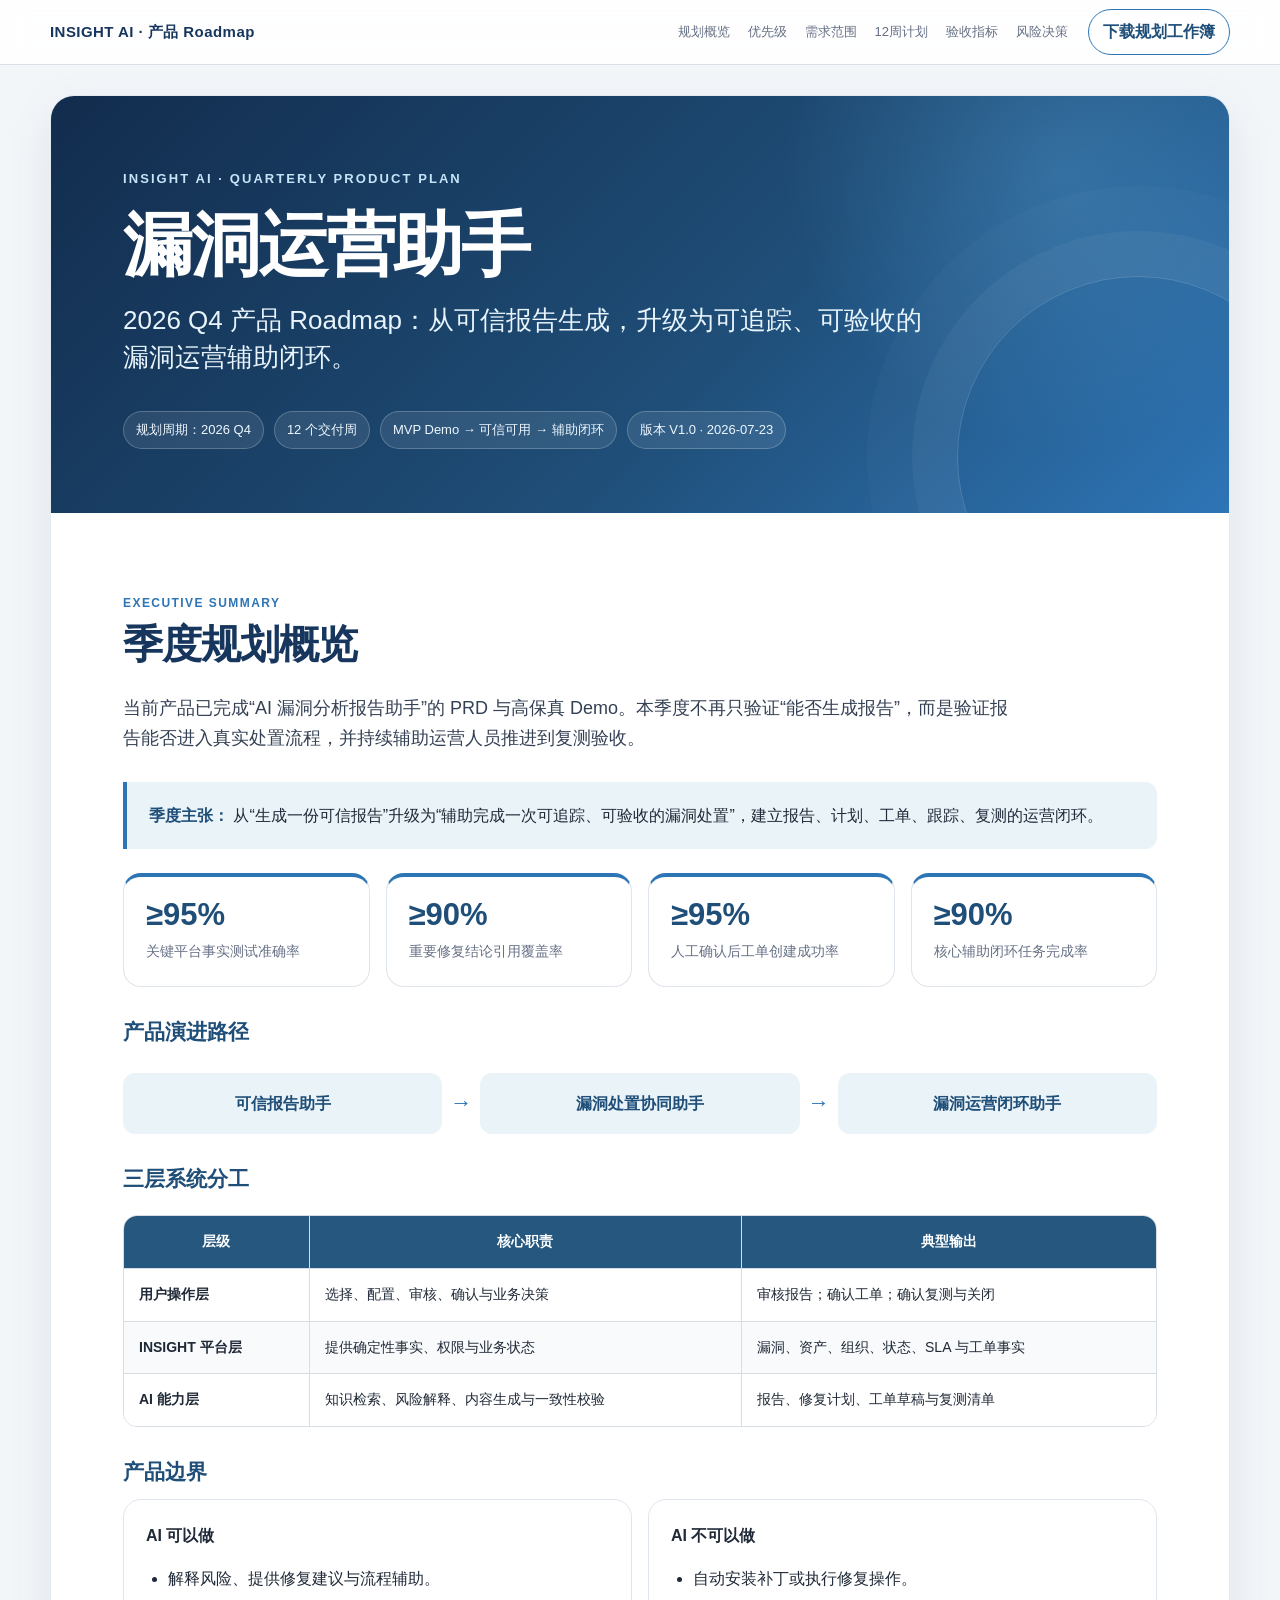
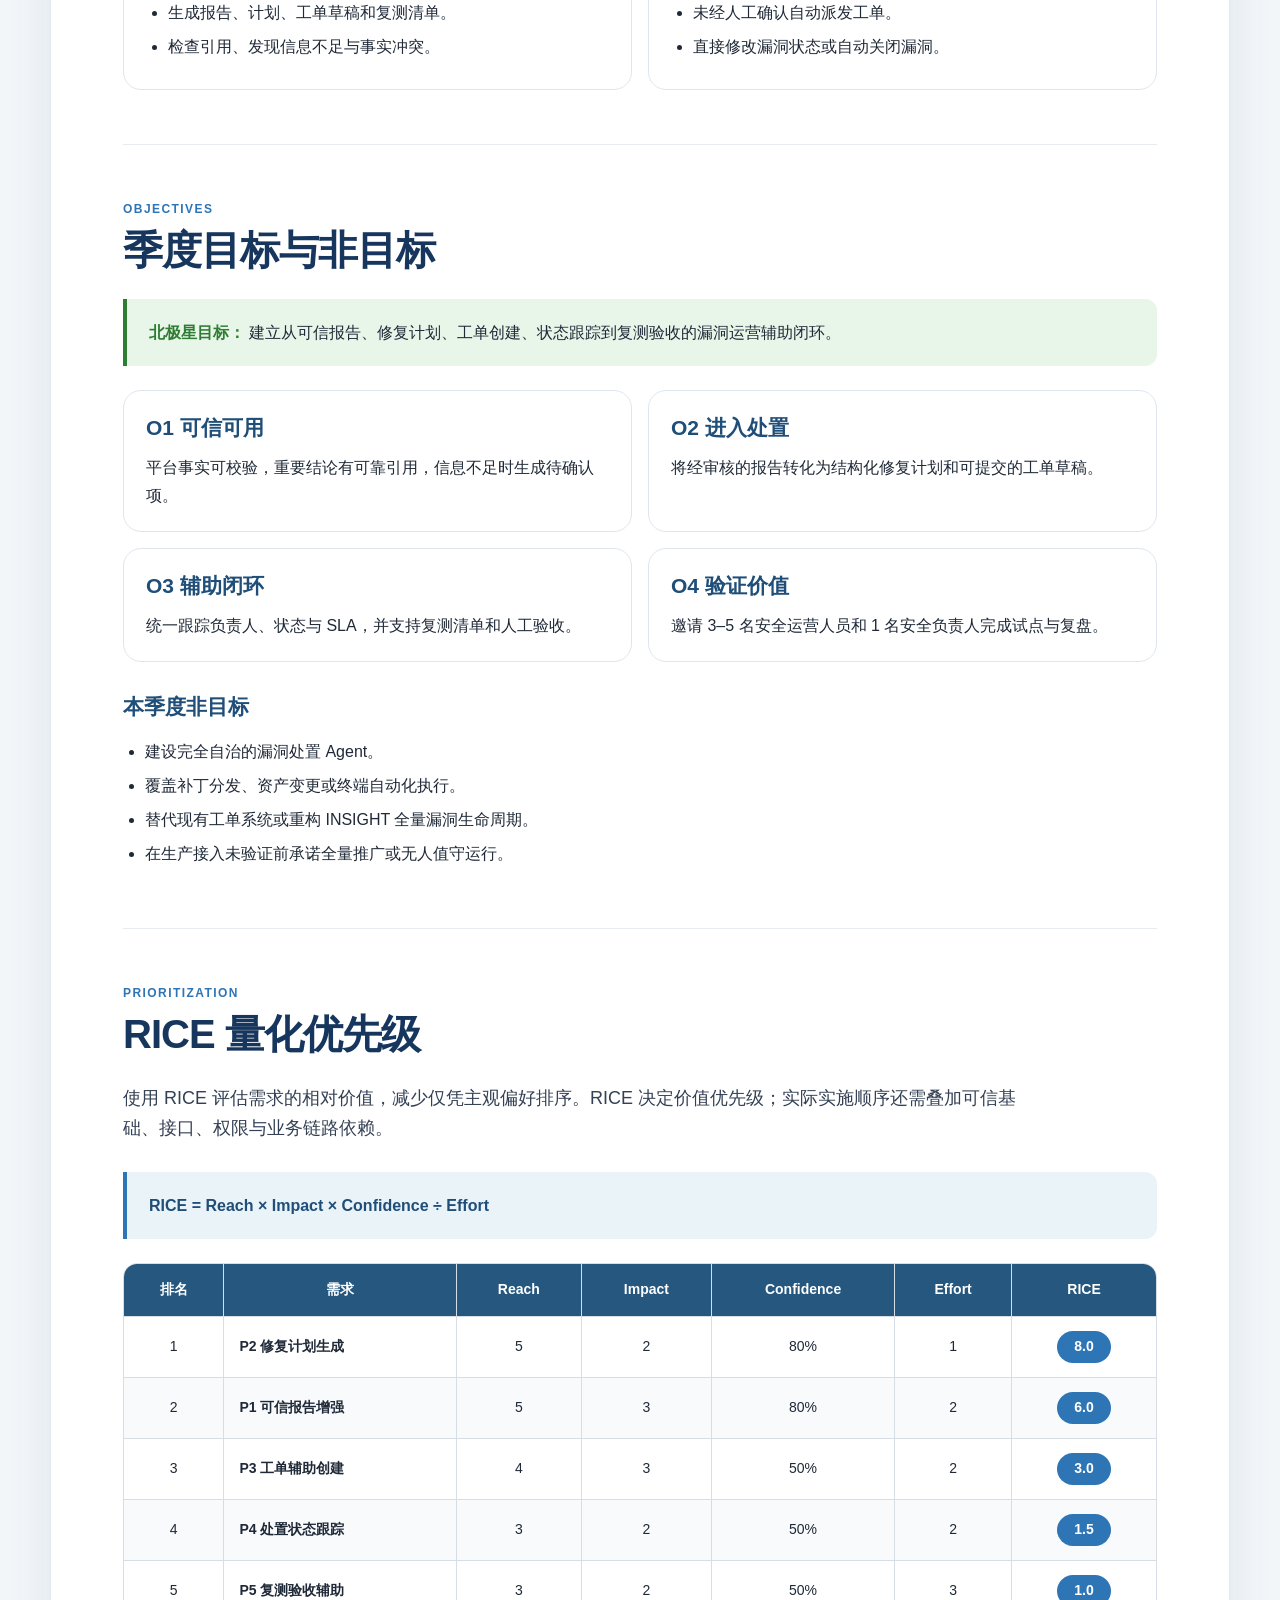
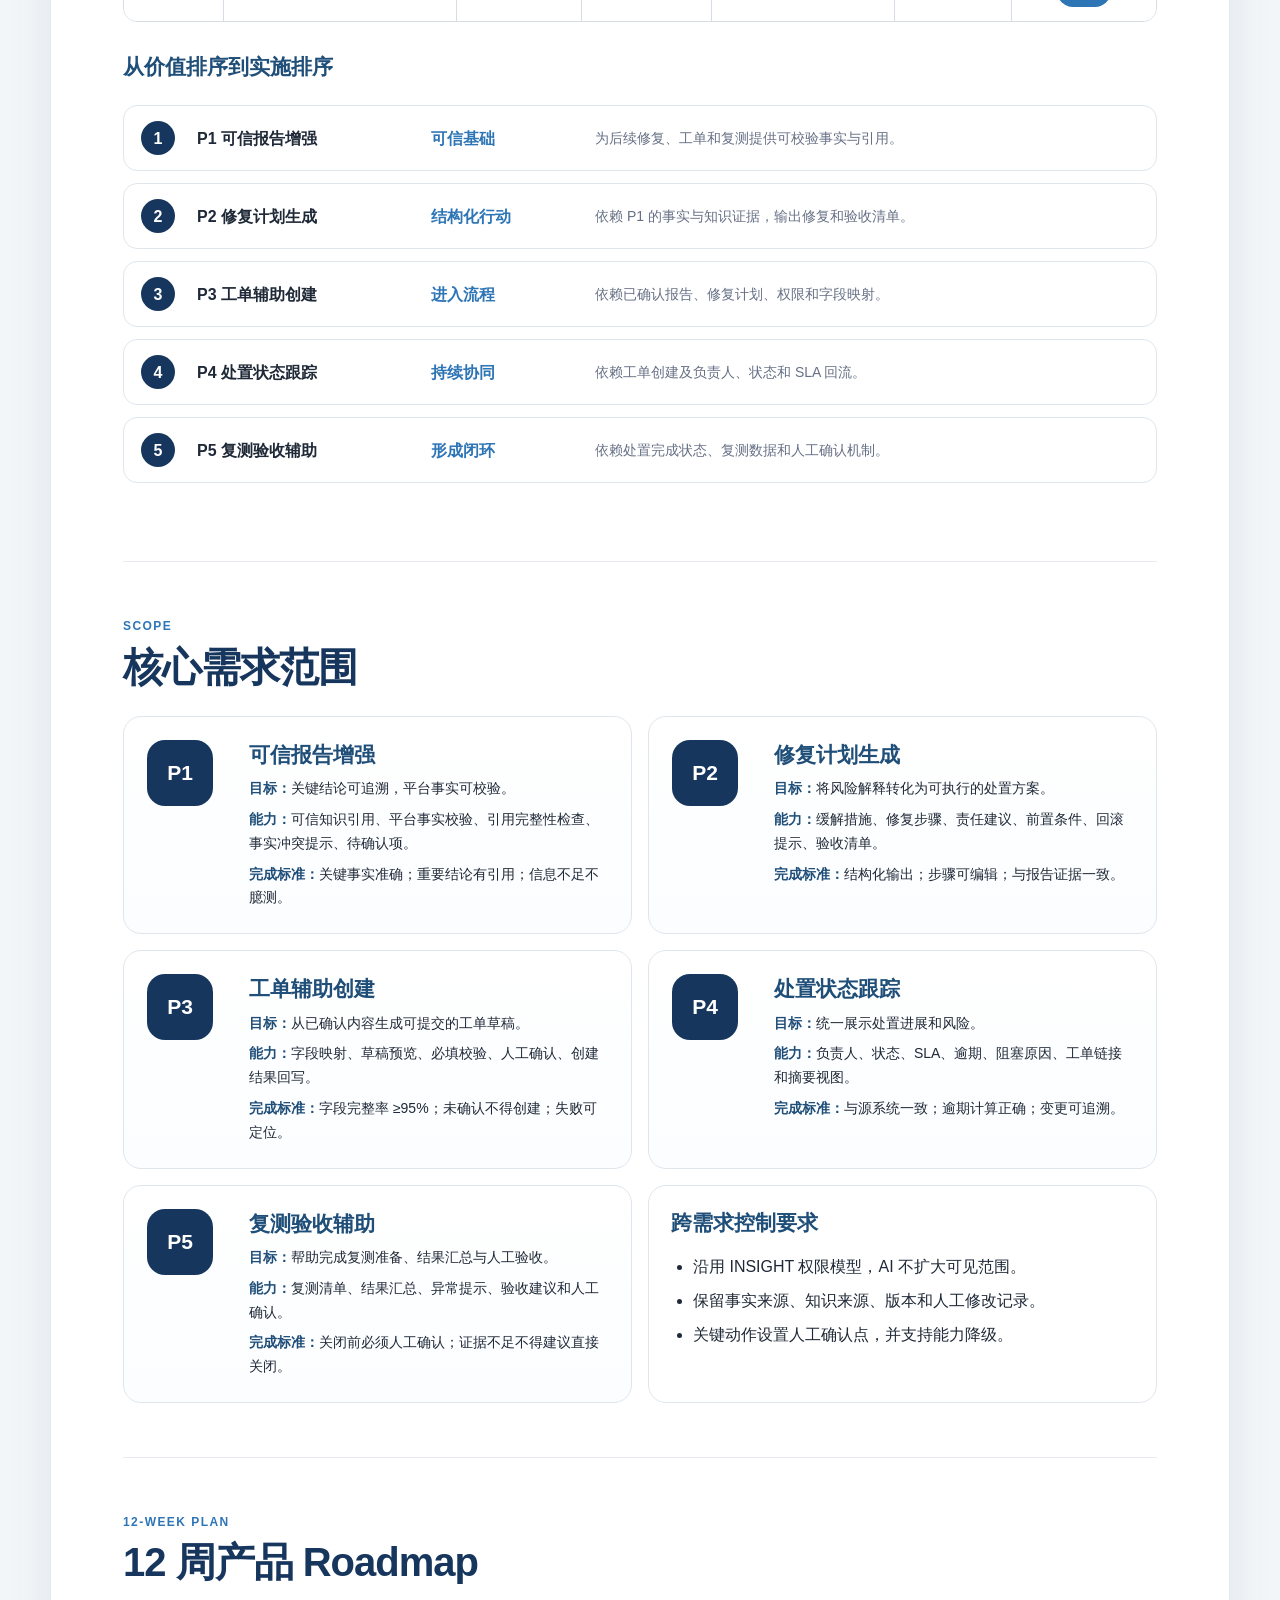
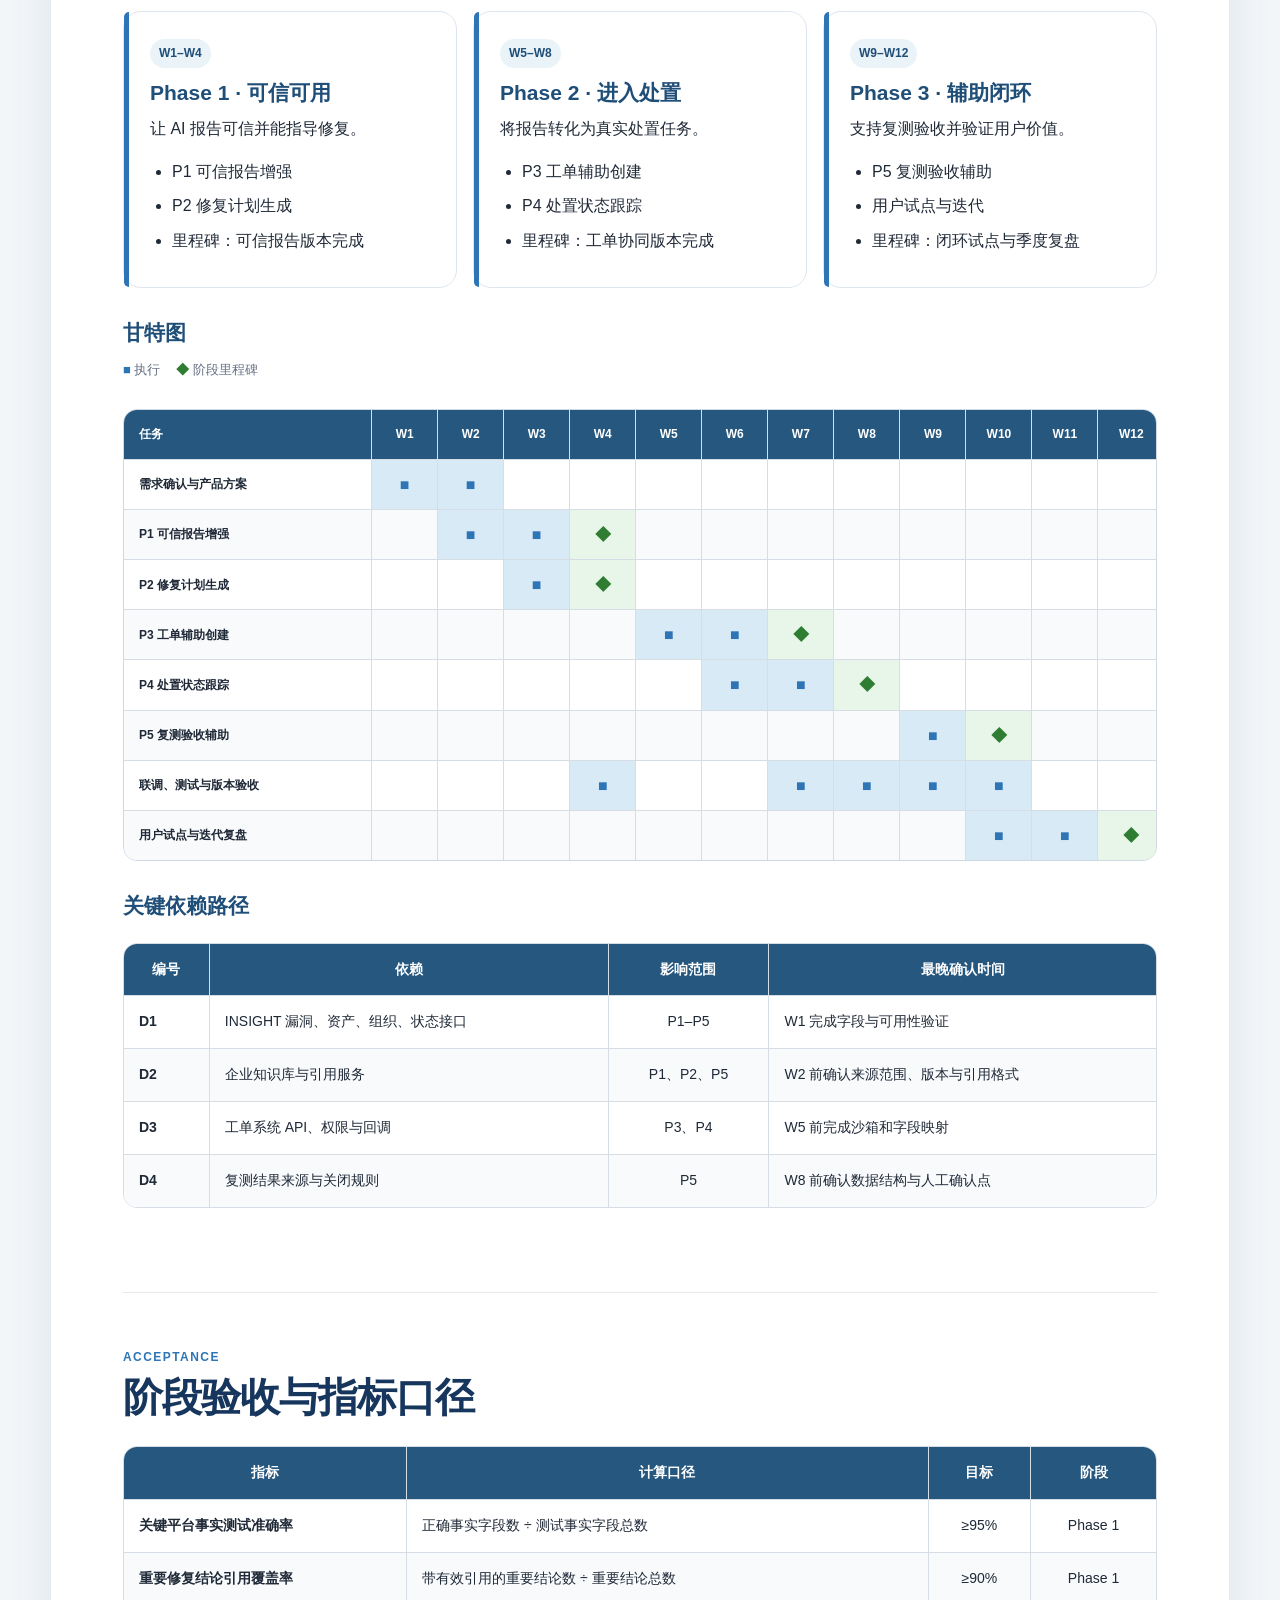
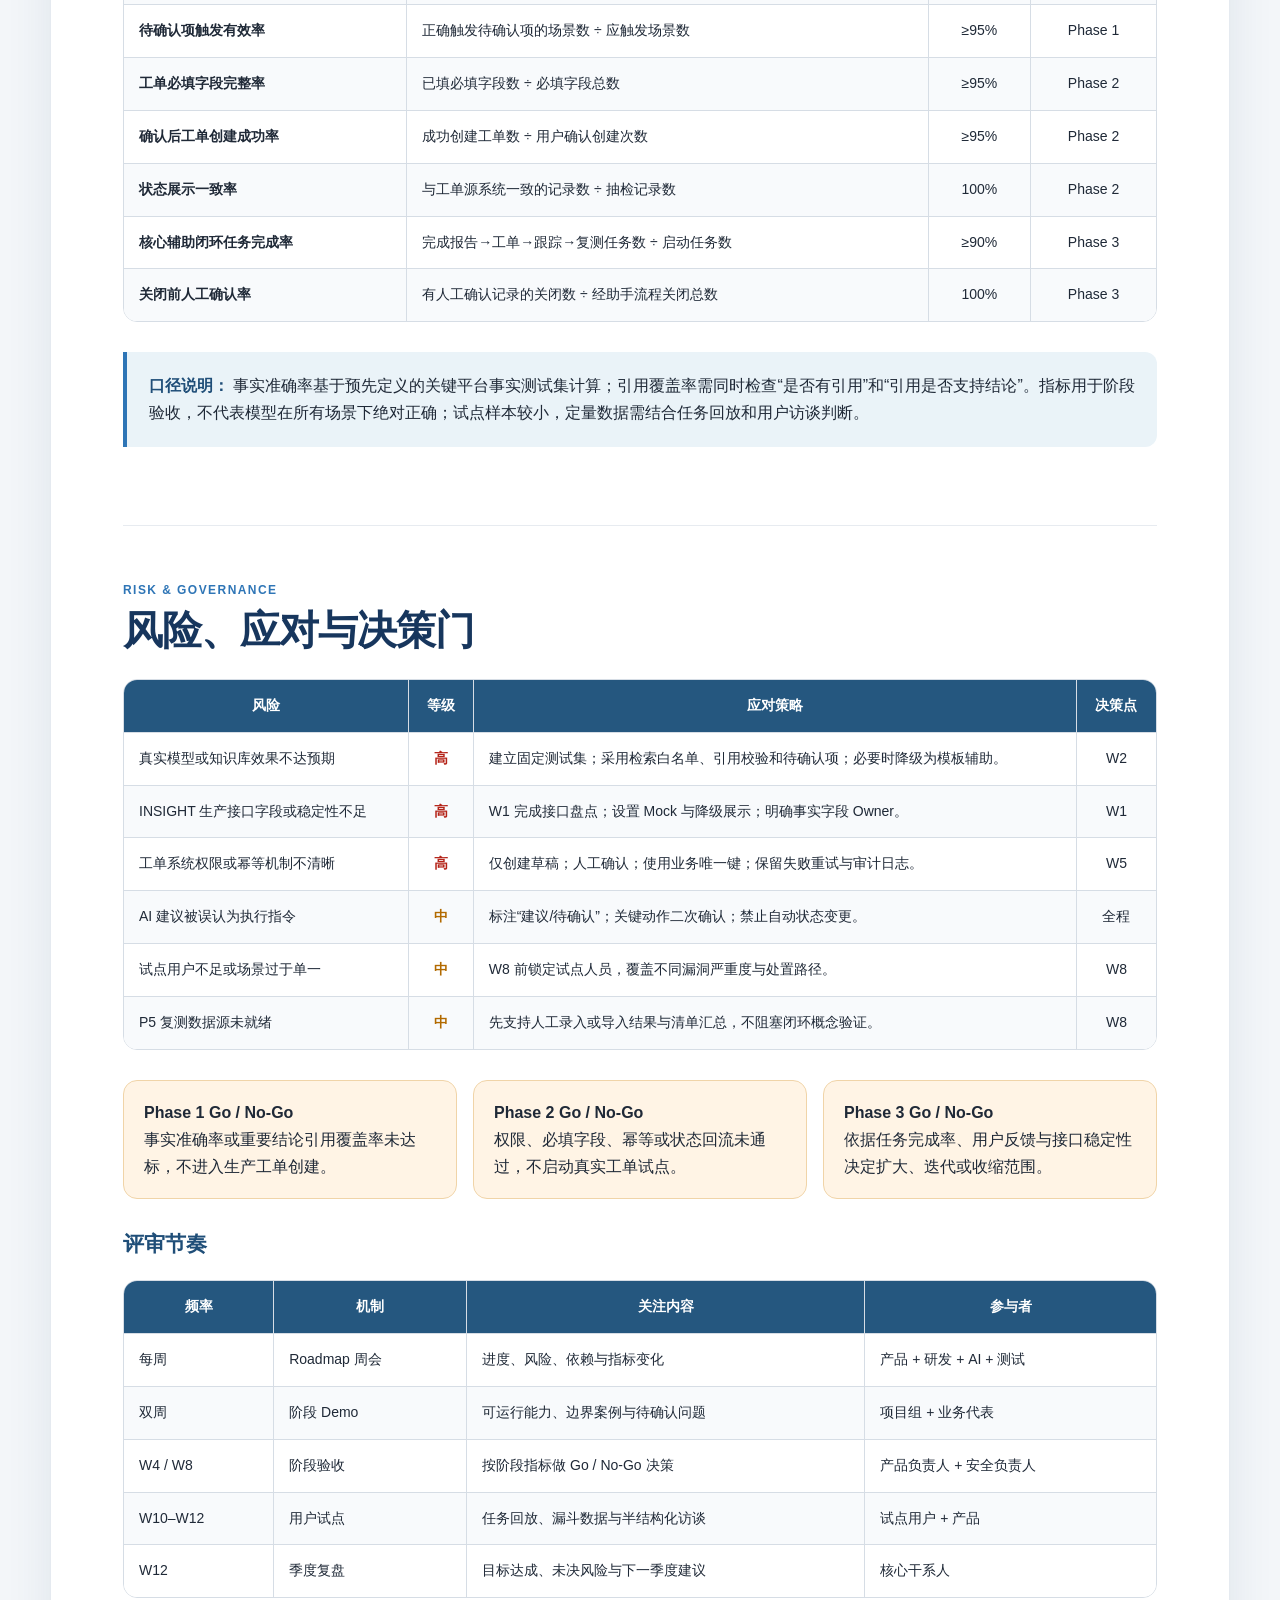
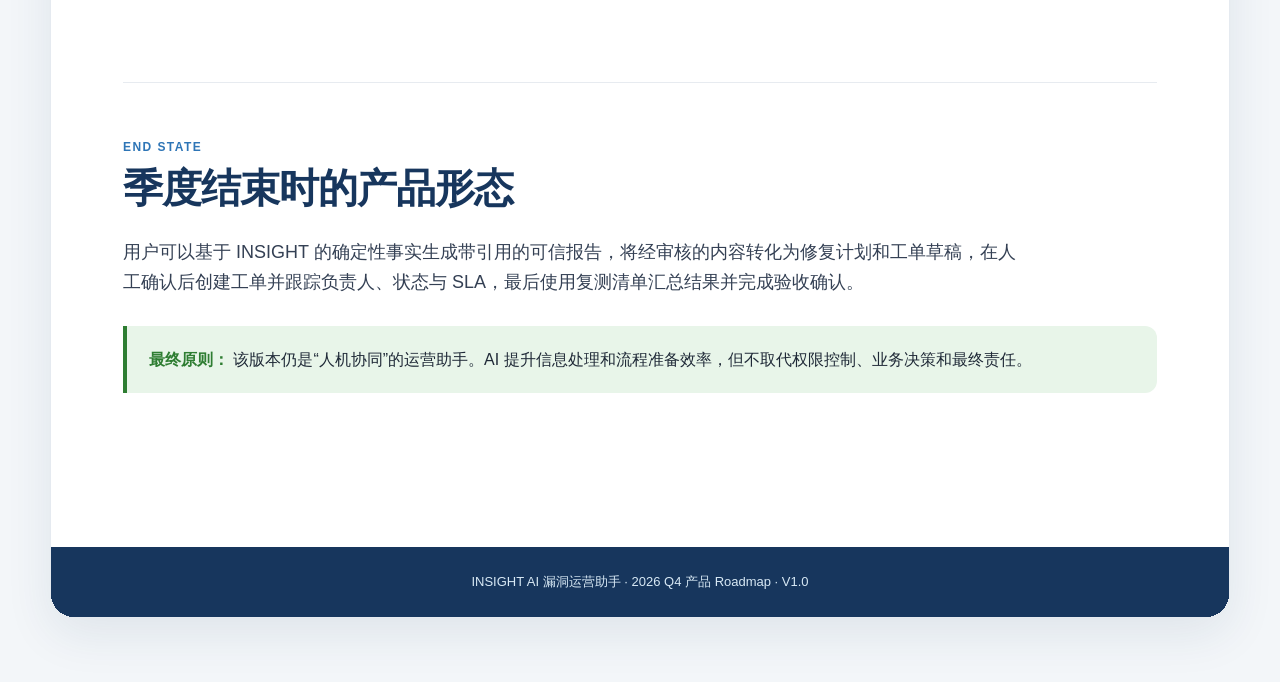
<file: 05-roadmap/index.html>
<!doctype html>
<html lang="zh-CN">
<head>
  <meta charset="utf-8">
  <meta name="viewport" content="width=device-width, initial-scale=1">
  <meta name="description" content="INSIGHT AI漏洞运营助手 2026 Q4 产品Roadmap：RICE优先级、12周甘特图、验收指标与风险决策门。">
  <title>INSIGHT AI漏洞运营助手｜2026 Q4 产品Roadmap</title>
  <style>
    :root {
      --navy: #17365d;
      --blue: #2e75b6;
      --blue-dark: #1f4e78;
      --blue-pale: #eaf3f8;
      --blue-soft: #d9eaf7;
      --green: #2e7d32;
      --green-pale: #e8f5e9;
      --amber: #b26a00;
      --amber-pale: #fff4e5;
      --red: #b42318;
      --ink: #1f2937;
      --muted: #667085;
      --line: #d6dde5;
      --paper: #fff;
      --canvas: #f3f6f9;
      --shadow: 0 16px 48px rgba(23, 54, 93, .09);
      --radius: 18px;
      --content: 1180px;
    }

    * { box-sizing: border-box; }
    html { scroll-behavior: smooth; }
    body {
      margin: 0;
      color: var(--ink);
      background: var(--canvas);
      font-family: Inter, "PingFang SC", "Hiragino Sans GB", "Microsoft YaHei", Arial, sans-serif;
      line-height: 1.7;
      -webkit-font-smoothing: antialiased;
    }

    a { color: inherit; }
    button { font: inherit; }

    .topbar {
      position: sticky;
      top: 0;
      z-index: 50;
      border-bottom: 1px solid rgba(214, 221, 229, .9);
      background: rgba(255, 255, 255, .9);
      backdrop-filter: blur(14px);
    }

    .topbar-inner {
      width: min(var(--content), calc(100% - 40px));
      min-height: 64px;
      margin: 0 auto;
      display: flex;
      align-items: center;
      gap: 20px;
    }

    .brand {
      margin-right: auto;
      font-size: 15px;
      font-weight: 800;
      color: var(--navy);
      letter-spacing: .03em;
      white-space: nowrap;
    }

    .nav {
      display: flex;
      align-items: center;
      gap: 18px;
      overflow-x: auto;
      scrollbar-width: none;
      white-space: nowrap;
      font-size: 13px;
      color: var(--muted);
    }

    .nav::-webkit-scrollbar { display: none; }
    .nav a { text-decoration: none; }
    .nav a:hover { color: var(--blue); }

    .print-btn {
      flex: 0 0 auto;
      padding: 8px 14px;
      border: 1px solid var(--blue);
      border-radius: 999px;
      color: var(--blue-dark);
      background: #fff;
      cursor: pointer;
      font-weight: 700;
      text-decoration: none;
    }

    .page {
      width: min(var(--content), calc(100% - 40px));
      margin: 30px auto 64px;
      overflow: hidden;
      border: 1px solid #e5eaf0;
      border-radius: 24px;
      background: var(--paper);
      box-shadow: var(--shadow);
    }

    .hero {
      position: relative;
      padding: 72px 72px 64px;
      color: #fff;
      background:
        radial-gradient(circle at 86% 18%, rgba(91, 165, 219, .32), transparent 26%),
        linear-gradient(135deg, #122c4d 0%, #1f4e78 58%, #2e75b6 100%);
    }

    .hero::after {
      content: "";
      position: absolute;
      right: -90px;
      bottom: -125px;
      width: 360px;
      height: 360px;
      border: 1px solid rgba(255,255,255,.18);
      border-radius: 50%;
      box-shadow: 0 0 0 45px rgba(255,255,255,.04), 0 0 0 90px rgba(255,255,255,.025);
    }

    .eyebrow {
      margin: 0 0 18px;
      font-size: 13px;
      font-weight: 800;
      letter-spacing: .16em;
      text-transform: uppercase;
      color: #c6e4f8;
    }

    h1, h2, h3, p { margin-top: 0; }
    h1 {
      max-width: 830px;
      margin-bottom: 18px;
      font-size: clamp(38px, 6vw, 70px);
      line-height: 1.08;
      letter-spacing: -.035em;
    }

    .hero-subtitle {
      max-width: 800px;
      margin-bottom: 34px;
      font-size: clamp(18px, 2.2vw, 26px);
      line-height: 1.45;
      color: #e7f4fc;
    }

    .meta {
      position: relative;
      z-index: 1;
      display: flex;
      flex-wrap: wrap;
      gap: 10px;
    }

    .meta span {
      padding: 7px 12px;
      border: 1px solid rgba(255,255,255,.22);
      border-radius: 999px;
      background: rgba(255,255,255,.09);
      font-size: 13px;
      color: #eef8ff;
    }

    main { padding: 26px 72px 76px; }
    section {
      padding: 54px 0;
      border-bottom: 1px solid #e7ebf0;
      scroll-margin-top: 88px;
    }
    section:last-child { border-bottom: 0; }

    .section-kicker {
      margin: 0 0 5px;
      color: var(--blue);
      font-size: 12px;
      font-weight: 850;
      letter-spacing: .12em;
      text-transform: uppercase;
    }

    h2 {
      margin-bottom: 24px;
      color: var(--navy);
      font-size: clamp(28px, 4vw, 40px);
      line-height: 1.25;
      letter-spacing: -.025em;
    }

    h3 {
      margin: 30px 0 12px;
      color: var(--blue-dark);
      font-size: 21px;
      line-height: 1.4;
    }

    .lead {
      max-width: 900px;
      margin-bottom: 28px;
      font-size: 18px;
      color: #344054;
    }

    .callout {
      margin: 24px 0;
      padding: 20px 22px;
      border-left: 4px solid var(--blue);
      border-radius: 0 12px 12px 0;
      background: var(--blue-pale);
    }

    .callout strong { color: var(--blue-dark); }
    .callout.green {
      border-left-color: var(--green);
      background: var(--green-pale);
    }
    .callout.green strong { color: var(--green); }

    .grid {
      display: grid;
      gap: 16px;
    }
    .grid.two { grid-template-columns: repeat(2, minmax(0, 1fr)); }
    .grid.three { grid-template-columns: repeat(3, minmax(0, 1fr)); }
    .grid.four { grid-template-columns: repeat(4, minmax(0, 1fr)); }

    .card {
      padding: 22px;
      border: 1px solid #dfe5ec;
      border-radius: var(--radius);
      background: #fff;
    }
    .card.accent { border-top: 4px solid var(--blue); }
    .card h3 { margin-top: 0; }
    .card p:last-child { margin-bottom: 0; }

    .metric-value {
      display: block;
      margin-bottom: 7px;
      color: var(--blue-dark);
      font-size: 31px;
      font-weight: 850;
      line-height: 1;
    }
    .metric-label { color: var(--muted); font-size: 14px; }

    .flow {
      display: flex;
      align-items: stretch;
      gap: 8px;
      margin: 26px 0;
    }
    .flow-item {
      flex: 1;
      min-width: 0;
      padding: 17px 14px;
      border-radius: 12px;
      background: var(--blue-pale);
      text-align: center;
      font-weight: 750;
      color: var(--blue-dark);
    }
    .flow-arrow {
      display: grid;
      place-items: center;
      color: var(--blue);
      font-size: 22px;
    }

    ul.clean {
      margin: 16px 0 0;
      padding-left: 22px;
    }
    ul.clean li { margin: 7px 0; }

    .table-wrap {
      width: 100%;
      margin: 22px 0 30px;
      overflow-x: auto;
      border: 1px solid #d6dde5;
      border-radius: 14px;
    }

    table {
      width: 100%;
      min-width: 760px;
      border-collapse: collapse;
      background: #fff;
      font-size: 14px;
    }
    th, td {
      padding: 14px 15px;
      border-right: 1px solid #d6dde5;
      border-bottom: 1px solid #d6dde5;
      text-align: left;
      vertical-align: middle;
    }
    th:last-child, td:last-child { border-right: 0; }
    tr:last-child td { border-bottom: 0; }
    thead th {
      color: #fff;
      background: #25577f;
      font-weight: 780;
      text-align: center;
    }
    tbody tr:nth-child(even) { background: #f8fafc; }
    td.center { text-align: center; }
    td.strong { font-weight: 780; }

    .rice-score {
      display: inline-grid;
      min-width: 54px;
      height: 32px;
      place-items: center;
      border-radius: 999px;
      color: #fff;
      background: var(--blue);
      font-weight: 850;
    }

    .priority-list {
      position: relative;
      display: grid;
      gap: 12px;
      margin: 24px 0;
    }
    .priority-row {
      display: grid;
      grid-template-columns: 42px 220px 150px 1fr;
      align-items: center;
      gap: 14px;
      padding: 15px 17px;
      border: 1px solid #dfe5ec;
      border-radius: 14px;
      background: #fff;
    }
    .priority-number {
      display: grid;
      width: 34px;
      height: 34px;
      place-items: center;
      border-radius: 50%;
      color: #fff;
      background: var(--navy);
      font-weight: 850;
    }
    .priority-name { font-weight: 820; }
    .priority-role { color: var(--blue); font-weight: 760; }
    .priority-reason { color: var(--muted); font-size: 14px; }

    .req-card {
      display: grid;
      grid-template-columns: 84px 1fr;
      gap: 18px;
      padding: 23px;
      border: 1px solid #dfe5ec;
      border-radius: var(--radius);
      background: linear-gradient(180deg, #fff, #fbfdff);
    }
    .req-code {
      display: grid;
      width: 66px;
      height: 66px;
      place-items: center;
      border-radius: 18px;
      color: #fff;
      background: var(--navy);
      font-size: 21px;
      font-weight: 850;
    }
    .req-card h3 { margin: 0 0 8px; }
    .req-meta { display: grid; gap: 7px; font-size: 14px; }
    .req-meta strong { color: var(--blue-dark); }

    .phase {
      position: relative;
      padding: 26px;
      border: 1px solid #dfe5ec;
      border-radius: var(--radius);
      background: #fff;
    }
    .phase::before {
      content: "";
      position: absolute;
      inset: 0 auto 0 0;
      width: 5px;
      border-radius: 18px 0 0 18px;
      background: var(--blue);
    }
    .phase-time {
      display: inline-block;
      margin-bottom: 10px;
      padding: 4px 9px;
      border-radius: 999px;
      color: var(--blue-dark);
      background: var(--blue-pale);
      font-size: 12px;
      font-weight: 820;
    }
    .phase h3 { margin: 0 0 8px; }

    .gantt-wrap {
      margin-top: 28px;
      overflow-x: auto;
      border: 1px solid #cfd8e3;
      border-radius: 14px;
    }
    .gantt { min-width: 1040px; table-layout: fixed; font-size: 12px; }
    .gantt th:first-child, .gantt td:first-child {
      width: 240px;
      text-align: left;
      font-weight: 760;
    }
    .gantt th:not(:first-child), .gantt td:not(:first-child) {
      width: 64px;
      padding: 11px 5px;
      text-align: center;
    }
    .gantt .run {
      color: var(--blue);
      background: var(--blue-soft);
      font-size: 16px;
      font-weight: 900;
    }
    .gantt .milestone {
      color: var(--green);
      background: var(--green-pale);
      font-size: 16px;
      font-weight: 900;
    }

    .legend {
      display: flex;
      flex-wrap: wrap;
      gap: 16px;
      margin: 12px 0;
      color: var(--muted);
      font-size: 13px;
    }
    .legend b { color: var(--blue); }
    .legend b.green { color: var(--green); }

    .risk-high { color: var(--red); font-weight: 800; }
    .risk-medium { color: var(--amber); font-weight: 800; }

    .decision {
      padding: 18px 20px;
      border: 1px solid #f0d4a8;
      border-radius: 14px;
      background: var(--amber-pale);
    }

    .footer {
      padding: 24px 72px;
      color: #d8e9f5;
      background: var(--navy);
      font-size: 13px;
      text-align: center;
    }

    @media (max-width: 900px) {
      .nav { display: none; }
      .hero, main { padding-left: 28px; padding-right: 28px; }
      .grid.two, .grid.three, .grid.four { grid-template-columns: 1fr; }
      .priority-row { grid-template-columns: 42px 1fr; }
      .priority-role, .priority-reason { grid-column: 2; }
      .flow { flex-direction: column; }
      .flow-arrow { transform: rotate(90deg); }
    }

    @media (max-width: 560px) {
      .topbar-inner, .page { width: min(100% - 20px, var(--content)); }
      .page { margin-top: 10px; border-radius: 16px; }
      .hero { padding: 46px 22px; }
      main { padding: 18px 22px 48px; }
      section { padding: 42px 0; }
      .req-card { grid-template-columns: 1fr; }
      .footer { padding: 24px; }
    }

    @page { size: A4 portrait; margin: 13mm; }
    @media print {
      :root { --canvas: #fff; }
      body { background: #fff; font-size: 10pt; }
      .topbar { display: none; }
      .page {
        width: 100%;
        margin: 0;
        border: 0;
        border-radius: 0;
        box-shadow: none;
      }
      .hero {
        min-height: 225mm;
        padding: 30mm 18mm;
        break-after: page;
        print-color-adjust: exact;
        -webkit-print-color-adjust: exact;
      }
      main { padding: 0; }
      section {
        padding: 10mm 0;
        break-inside: auto;
      }
      h2, h3 { break-after: avoid; }
      .card, .phase, .req-card, .callout, .decision,
      .table-wrap, .priority-row { break-inside: avoid; }
      .table-wrap { overflow: visible; }
      table { min-width: 0; font-size: 8.2pt; }
      th, td { padding: 7px 8px; }
      .gantt { min-width: 0; table-layout: fixed; font-size: 7pt; }
      .gantt th:first-child, .gantt td:first-child { width: 26%; }
      .gantt th:not(:first-child), .gantt td:not(:first-child) {
        width: auto;
        padding: 6px 2px;
      }
      .footer { margin-top: 8mm; print-color-adjust: exact; -webkit-print-color-adjust: exact; }
      a { text-decoration: none; }
    }
  </style>
</head>
<body>
  <header class="topbar">
    <div class="topbar-inner">
      <div class="brand">INSIGHT AI · 产品 Roadmap</div>
      <nav class="nav" aria-label="页面目录">
        <a href="#overview">规划概览</a>
        <a href="#priority">优先级</a>
        <a href="#scope">需求范围</a>
        <a href="#roadmap">12周计划</a>
        <a href="#metrics">验收指标</a>
        <a href="#risk">风险决策</a>
      </nav>
      <a class="print-btn" href="rice-and-gantt.xlsx" download>下载规划工作簿</a>
    </div>
  </header>

  <div class="page">
    <header class="hero">
      <p class="eyebrow">INSIGHT AI · Quarterly Product Plan</p>
      <h1>漏洞运营助手</h1>
      <p class="hero-subtitle">2026 Q4 产品 Roadmap：从可信报告生成，升级为可追踪、可验收的漏洞运营辅助闭环。</p>
      <div class="meta" aria-label="文档信息">
        <span>规划周期：2026 Q4</span>
        <span>12 个交付周</span>
        <span>MVP Demo → 可信可用 → 辅助闭环</span>
        <span>版本 V1.0 · 2026-07-23</span>
      </div>
    </header>

    <main>
      <section id="overview">
        <p class="section-kicker">Executive Summary</p>
        <h2>季度规划概览</h2>
        <p class="lead">当前产品已完成“AI 漏洞分析报告助手”的 PRD 与高保真 Demo。本季度不再只验证“能否生成报告”，而是验证报告能否进入真实处置流程，并持续辅助运营人员推进到复测验收。</p>

        <div class="callout">
          <strong>季度主张：</strong>
          从“生成一份可信报告”升级为“辅助完成一次可追踪、可验收的漏洞处置”，建立报告、计划、工单、跟踪、复测的运营闭环。
        </div>

        <div class="grid four" aria-label="本季度成功定义">
          <article class="card accent">
            <span class="metric-value">≥95%</span>
            <span class="metric-label">关键平台事实测试准确率</span>
          </article>
          <article class="card accent">
            <span class="metric-value">≥90%</span>
            <span class="metric-label">重要修复结论引用覆盖率</span>
          </article>
          <article class="card accent">
            <span class="metric-value">≥95%</span>
            <span class="metric-label">人工确认后工单创建成功率</span>
          </article>
          <article class="card accent">
            <span class="metric-value">≥90%</span>
            <span class="metric-label">核心辅助闭环任务完成率</span>
          </article>
        </div>

        <h3>产品演进路径</h3>
        <div class="flow" aria-label="产品演进路径">
          <div class="flow-item">可信报告助手</div>
          <div class="flow-arrow">→</div>
          <div class="flow-item">漏洞处置协同助手</div>
          <div class="flow-arrow">→</div>
          <div class="flow-item">漏洞运营闭环助手</div>
        </div>

        <h3>三层系统分工</h3>
        <div class="table-wrap">
          <table>
            <thead>
              <tr><th>层级</th><th>核心职责</th><th>典型输出</th></tr>
            </thead>
            <tbody>
              <tr><td class="strong">用户操作层</td><td>选择、配置、审核、确认与业务决策</td><td>审核报告；确认工单；确认复测与关闭</td></tr>
              <tr><td class="strong">INSIGHT 平台层</td><td>提供确定性事实、权限与业务状态</td><td>漏洞、资产、组织、状态、SLA 与工单事实</td></tr>
              <tr><td class="strong">AI 能力层</td><td>知识检索、风险解释、内容生成与一致性校验</td><td>报告、修复计划、工单草稿与复测清单</td></tr>
            </tbody>
          </table>
        </div>

        <h3>产品边界</h3>
        <div class="grid two">
          <article class="card">
            <strong>AI 可以做</strong>
            <ul class="clean">
              <li>解释风险、提供修复建议与流程辅助。</li>
              <li>生成报告、计划、工单草稿和复测清单。</li>
              <li>检查引用、发现信息不足与事实冲突。</li>
            </ul>
          </article>
          <article class="card">
            <strong>AI 不可以做</strong>
            <ul class="clean">
              <li>自动安装补丁或执行修复操作。</li>
              <li>未经人工确认自动派发工单。</li>
              <li>直接修改漏洞状态或自动关闭漏洞。</li>
            </ul>
          </article>
        </div>
      </section>

      <section>
        <p class="section-kicker">Objectives</p>
        <h2>季度目标与非目标</h2>
        <div class="callout green">
          <strong>北极星目标：</strong>
          建立从可信报告、修复计划、工单创建、状态跟踪到复测验收的漏洞运营辅助闭环。
        </div>
        <div class="grid two">
          <article class="card">
            <h3>O1 可信可用</h3>
            <p>平台事实可校验，重要结论有可靠引用，信息不足时生成待确认项。</p>
          </article>
          <article class="card">
            <h3>O2 进入处置</h3>
            <p>将经审核的报告转化为结构化修复计划和可提交的工单草稿。</p>
          </article>
          <article class="card">
            <h3>O3 辅助闭环</h3>
            <p>统一跟踪负责人、状态与 SLA，并支持复测清单和人工验收。</p>
          </article>
          <article class="card">
            <h3>O4 验证价值</h3>
            <p>邀请 3–5 名安全运营人员和 1 名安全负责人完成试点与复盘。</p>
          </article>
        </div>
        <h3>本季度非目标</h3>
        <ul class="clean">
          <li>建设完全自治的漏洞处置 Agent。</li>
          <li>覆盖补丁分发、资产变更或终端自动化执行。</li>
          <li>替代现有工单系统或重构 INSIGHT 全量漏洞生命周期。</li>
          <li>在生产接入未验证前承诺全量推广或无人值守运行。</li>
        </ul>
      </section>

      <section id="priority">
        <p class="section-kicker">Prioritization</p>
        <h2>RICE 量化优先级</h2>
        <p class="lead">使用 RICE 评估需求的相对价值，减少仅凭主观偏好排序。RICE 决定价值优先级；实际实施顺序还需叠加可信基础、接口、权限与业务链路依赖。</p>
        <div class="callout">
          <strong>RICE = Reach × Impact × Confidence ÷ Effort</strong>
        </div>

        <div class="table-wrap">
          <table>
            <thead>
              <tr><th>排名</th><th>需求</th><th>Reach</th><th>Impact</th><th>Confidence</th><th>Effort</th><th>RICE</th></tr>
            </thead>
            <tbody>
              <tr><td class="center">1</td><td class="strong">P2 修复计划生成</td><td class="center">5</td><td class="center">2</td><td class="center">80%</td><td class="center">1</td><td class="center"><span class="rice-score">8.0</span></td></tr>
              <tr><td class="center">2</td><td class="strong">P1 可信报告增强</td><td class="center">5</td><td class="center">3</td><td class="center">80%</td><td class="center">2</td><td class="center"><span class="rice-score">6.0</span></td></tr>
              <tr><td class="center">3</td><td class="strong">P3 工单辅助创建</td><td class="center">4</td><td class="center">3</td><td class="center">50%</td><td class="center">2</td><td class="center"><span class="rice-score">3.0</span></td></tr>
              <tr><td class="center">4</td><td class="strong">P4 处置状态跟踪</td><td class="center">3</td><td class="center">2</td><td class="center">50%</td><td class="center">2</td><td class="center"><span class="rice-score">1.5</span></td></tr>
              <tr><td class="center">5</td><td class="strong">P5 复测验收辅助</td><td class="center">3</td><td class="center">2</td><td class="center">50%</td><td class="center">3</td><td class="center"><span class="rice-score">1.0</span></td></tr>
            </tbody>
          </table>
        </div>

        <h3>从价值排序到实施排序</h3>
        <div class="priority-list">
          <div class="priority-row"><span class="priority-number">1</span><span class="priority-name">P1 可信报告增强</span><span class="priority-role">可信基础</span><span class="priority-reason">为后续修复、工单和复测提供可校验事实与引用。</span></div>
          <div class="priority-row"><span class="priority-number">2</span><span class="priority-name">P2 修复计划生成</span><span class="priority-role">结构化行动</span><span class="priority-reason">依赖 P1 的事实与知识证据，输出修复和验收清单。</span></div>
          <div class="priority-row"><span class="priority-number">3</span><span class="priority-name">P3 工单辅助创建</span><span class="priority-role">进入流程</span><span class="priority-reason">依赖已确认报告、修复计划、权限和字段映射。</span></div>
          <div class="priority-row"><span class="priority-number">4</span><span class="priority-name">P4 处置状态跟踪</span><span class="priority-role">持续协同</span><span class="priority-reason">依赖工单创建及负责人、状态和 SLA 回流。</span></div>
          <div class="priority-row"><span class="priority-number">5</span><span class="priority-name">P5 复测验收辅助</span><span class="priority-role">形成闭环</span><span class="priority-reason">依赖处置完成状态、复测数据和人工确认机制。</span></div>
        </div>
      </section>

      <section id="scope">
        <p class="section-kicker">Scope</p>
        <h2>核心需求范围</h2>
        <div class="grid two">
          <article class="req-card">
            <div class="req-code">P1</div>
            <div>
              <h3>可信报告增强</h3>
              <div class="req-meta">
                <span><strong>目标：</strong>关键结论可追溯，平台事实可校验。</span>
                <span><strong>能力：</strong>可信知识引用、平台事实校验、引用完整性检查、事实冲突提示、待确认项。</span>
                <span><strong>完成标准：</strong>关键事实准确；重要结论有引用；信息不足不臆测。</span>
              </div>
            </div>
          </article>
          <article class="req-card">
            <div class="req-code">P2</div>
            <div>
              <h3>修复计划生成</h3>
              <div class="req-meta">
                <span><strong>目标：</strong>将风险解释转化为可执行的处置方案。</span>
                <span><strong>能力：</strong>缓解措施、修复步骤、责任建议、前置条件、回滚提示、验收清单。</span>
                <span><strong>完成标准：</strong>结构化输出；步骤可编辑；与报告证据一致。</span>
              </div>
            </div>
          </article>
          <article class="req-card">
            <div class="req-code">P3</div>
            <div>
              <h3>工单辅助创建</h3>
              <div class="req-meta">
                <span><strong>目标：</strong>从已确认内容生成可提交的工单草稿。</span>
                <span><strong>能力：</strong>字段映射、草稿预览、必填校验、人工确认、创建结果回写。</span>
                <span><strong>完成标准：</strong>字段完整率 ≥95%；未确认不得创建；失败可定位。</span>
              </div>
            </div>
          </article>
          <article class="req-card">
            <div class="req-code">P4</div>
            <div>
              <h3>处置状态跟踪</h3>
              <div class="req-meta">
                <span><strong>目标：</strong>统一展示处置进展和风险。</span>
                <span><strong>能力：</strong>负责人、状态、SLA、逾期、阻塞原因、工单链接和摘要视图。</span>
                <span><strong>完成标准：</strong>与源系统一致；逾期计算正确；变更可追溯。</span>
              </div>
            </div>
          </article>
          <article class="req-card">
            <div class="req-code">P5</div>
            <div>
              <h3>复测验收辅助</h3>
              <div class="req-meta">
                <span><strong>目标：</strong>帮助完成复测准备、结果汇总与人工验收。</span>
                <span><strong>能力：</strong>复测清单、结果汇总、异常提示、验收建议和人工确认。</span>
                <span><strong>完成标准：</strong>关闭前必须人工确认；证据不足不得建议直接关闭。</span>
              </div>
            </div>
          </article>
          <article class="card">
            <h3>跨需求控制要求</h3>
            <ul class="clean">
              <li>沿用 INSIGHT 权限模型，AI 不扩大可见范围。</li>
              <li>保留事实来源、知识来源、版本和人工修改记录。</li>
              <li>关键动作设置人工确认点，并支持能力降级。</li>
            </ul>
          </article>
        </div>
      </section>

      <section id="roadmap">
        <p class="section-kicker">12-Week Plan</p>
        <h2>12 周产品 Roadmap</h2>
        <div class="grid three">
          <article class="phase">
            <span class="phase-time">W1–W4</span>
            <h3>Phase 1 · 可信可用</h3>
            <p>让 AI 报告可信并能指导修复。</p>
            <ul class="clean">
              <li>P1 可信报告增强</li>
              <li>P2 修复计划生成</li>
              <li>里程碑：可信报告版本完成</li>
            </ul>
          </article>
          <article class="phase">
            <span class="phase-time">W5–W8</span>
            <h3>Phase 2 · 进入处置</h3>
            <p>将报告转化为真实处置任务。</p>
            <ul class="clean">
              <li>P3 工单辅助创建</li>
              <li>P4 处置状态跟踪</li>
              <li>里程碑：工单协同版本完成</li>
            </ul>
          </article>
          <article class="phase">
            <span class="phase-time">W9–W12</span>
            <h3>Phase 3 · 辅助闭环</h3>
            <p>支持复测验收并验证用户价值。</p>
            <ul class="clean">
              <li>P5 复测验收辅助</li>
              <li>用户试点与迭代</li>
              <li>里程碑：闭环试点与季度复盘</li>
            </ul>
          </article>
        </div>

        <h3>甘特图</h3>
        <div class="legend"><span><b>■</b> 执行</span><span><b class="green">◆</b> 阶段里程碑</span></div>
        <div class="gantt-wrap">
          <table class="gantt" aria-label="12周甘特图">
            <thead>
              <tr><th>任务</th><th>W1</th><th>W2</th><th>W3</th><th>W4</th><th>W5</th><th>W6</th><th>W7</th><th>W8</th><th>W9</th><th>W10</th><th>W11</th><th>W12</th></tr>
            </thead>
            <tbody>
              <tr><td>需求确认与产品方案</td><td class="run">■</td><td class="run">■</td><td></td><td></td><td></td><td></td><td></td><td></td><td></td><td></td><td></td><td></td></tr>
              <tr><td>P1 可信报告增强</td><td></td><td class="run">■</td><td class="run">■</td><td class="milestone">◆</td><td></td><td></td><td></td><td></td><td></td><td></td><td></td><td></td></tr>
              <tr><td>P2 修复计划生成</td><td></td><td></td><td class="run">■</td><td class="milestone">◆</td><td></td><td></td><td></td><td></td><td></td><td></td><td></td><td></td></tr>
              <tr><td>P3 工单辅助创建</td><td></td><td></td><td></td><td></td><td class="run">■</td><td class="run">■</td><td class="milestone">◆</td><td></td><td></td><td></td><td></td><td></td></tr>
              <tr><td>P4 处置状态跟踪</td><td></td><td></td><td></td><td></td><td></td><td class="run">■</td><td class="run">■</td><td class="milestone">◆</td><td></td><td></td><td></td><td></td></tr>
              <tr><td>P5 复测验收辅助</td><td></td><td></td><td></td><td></td><td></td><td></td><td></td><td></td><td class="run">■</td><td class="milestone">◆</td><td></td><td></td></tr>
              <tr><td>联调、测试与版本验收</td><td></td><td></td><td></td><td class="run">■</td><td></td><td></td><td class="run">■</td><td class="run">■</td><td class="run">■</td><td class="run">■</td><td></td><td></td></tr>
              <tr><td>用户试点与迭代复盘</td><td></td><td></td><td></td><td></td><td></td><td></td><td></td><td></td><td></td><td class="run">■</td><td class="run">■</td><td class="milestone">◆</td></tr>
            </tbody>
          </table>
        </div>

        <h3>关键依赖路径</h3>
        <div class="table-wrap">
          <table>
            <thead><tr><th>编号</th><th>依赖</th><th>影响范围</th><th>最晚确认时间</th></tr></thead>
            <tbody>
              <tr><td class="strong">D1</td><td>INSIGHT 漏洞、资产、组织、状态接口</td><td class="center">P1–P5</td><td>W1 完成字段与可用性验证</td></tr>
              <tr><td class="strong">D2</td><td>企业知识库与引用服务</td><td class="center">P1、P2、P5</td><td>W2 前确认来源范围、版本与引用格式</td></tr>
              <tr><td class="strong">D3</td><td>工单系统 API、权限与回调</td><td class="center">P3、P4</td><td>W5 前完成沙箱和字段映射</td></tr>
              <tr><td class="strong">D4</td><td>复测结果来源与关闭规则</td><td class="center">P5</td><td>W8 前确认数据结构与人工确认点</td></tr>
            </tbody>
          </table>
        </div>
      </section>

      <section id="metrics">
        <p class="section-kicker">Acceptance</p>
        <h2>阶段验收与指标口径</h2>
        <div class="table-wrap">
          <table>
            <thead><tr><th>指标</th><th>计算口径</th><th>目标</th><th>阶段</th></tr></thead>
            <tbody>
              <tr><td class="strong">关键平台事实测试准确率</td><td>正确事实字段数 ÷ 测试事实字段总数</td><td class="center">≥95%</td><td class="center">Phase 1</td></tr>
              <tr><td class="strong">重要修复结论引用覆盖率</td><td>带有效引用的重要结论数 ÷ 重要结论总数</td><td class="center">≥90%</td><td class="center">Phase 1</td></tr>
              <tr><td class="strong">待确认项触发有效率</td><td>正确触发待确认项的场景数 ÷ 应触发场景数</td><td class="center">≥95%</td><td class="center">Phase 1</td></tr>
              <tr><td class="strong">工单必填字段完整率</td><td>已填必填字段数 ÷ 必填字段总数</td><td class="center">≥95%</td><td class="center">Phase 2</td></tr>
              <tr><td class="strong">确认后工单创建成功率</td><td>成功创建工单数 ÷ 用户确认创建次数</td><td class="center">≥95%</td><td class="center">Phase 2</td></tr>
              <tr><td class="strong">状态展示一致率</td><td>与工单源系统一致的记录数 ÷ 抽检记录数</td><td class="center">100%</td><td class="center">Phase 2</td></tr>
              <tr><td class="strong">核心辅助闭环任务完成率</td><td>完成报告→工单→跟踪→复测任务数 ÷ 启动任务数</td><td class="center">≥90%</td><td class="center">Phase 3</td></tr>
              <tr><td class="strong">关闭前人工确认率</td><td>有人工确认记录的关闭数 ÷ 经助手流程关闭总数</td><td class="center">100%</td><td class="center">Phase 3</td></tr>
            </tbody>
          </table>
        </div>
        <div class="callout">
          <strong>口径说明：</strong>
          事实准确率基于预先定义的关键平台事实测试集计算；引用覆盖率需同时检查“是否有引用”和“引用是否支持结论”。指标用于阶段验收，不代表模型在所有场景下绝对正确；试点样本较小，定量数据需结合任务回放和用户访谈判断。
        </div>
      </section>

      <section id="risk">
        <p class="section-kicker">Risk & Governance</p>
        <h2>风险、应对与决策门</h2>
        <div class="table-wrap">
          <table>
            <thead><tr><th>风险</th><th>等级</th><th>应对策略</th><th>决策点</th></tr></thead>
            <tbody>
              <tr><td>真实模型或知识库效果不达预期</td><td class="center risk-high">高</td><td>建立固定测试集；采用检索白名单、引用校验和待确认项；必要时降级为模板辅助。</td><td class="center">W2</td></tr>
              <tr><td>INSIGHT 生产接口字段或稳定性不足</td><td class="center risk-high">高</td><td>W1 完成接口盘点；设置 Mock 与降级展示；明确事实字段 Owner。</td><td class="center">W1</td></tr>
              <tr><td>工单系统权限或幂等机制不清晰</td><td class="center risk-high">高</td><td>仅创建草稿；人工确认；使用业务唯一键；保留失败重试与审计日志。</td><td class="center">W5</td></tr>
              <tr><td>AI 建议被误认为执行指令</td><td class="center risk-medium">中</td><td>标注“建议/待确认”；关键动作二次确认；禁止自动状态变更。</td><td class="center">全程</td></tr>
              <tr><td>试点用户不足或场景过于单一</td><td class="center risk-medium">中</td><td>W8 前锁定试点人员，覆盖不同漏洞严重度与处置路径。</td><td class="center">W8</td></tr>
              <tr><td>P5 复测数据源未就绪</td><td class="center risk-medium">中</td><td>先支持人工录入或导入结果与清单汇总，不阻塞闭环概念验证。</td><td class="center">W8</td></tr>
            </tbody>
          </table>
        </div>

        <div class="grid three">
          <article class="decision"><strong>Phase 1 Go / No-Go</strong><br>事实准确率或重要结论引用覆盖率未达标，不进入生产工单创建。</article>
          <article class="decision"><strong>Phase 2 Go / No-Go</strong><br>权限、必填字段、幂等或状态回流未通过，不启动真实工单试点。</article>
          <article class="decision"><strong>Phase 3 Go / No-Go</strong><br>依据任务完成率、用户反馈与接口稳定性决定扩大、迭代或收缩范围。</article>
        </div>

        <h3>评审节奏</h3>
        <div class="table-wrap">
          <table>
            <thead><tr><th>频率</th><th>机制</th><th>关注内容</th><th>参与者</th></tr></thead>
            <tbody>
              <tr><td>每周</td><td>Roadmap 周会</td><td>进度、风险、依赖与指标变化</td><td>产品 + 研发 + AI + 测试</td></tr>
              <tr><td>双周</td><td>阶段 Demo</td><td>可运行能力、边界案例与待确认问题</td><td>项目组 + 业务代表</td></tr>
              <tr><td>W4 / W8</td><td>阶段验收</td><td>按阶段指标做 Go / No-Go 决策</td><td>产品负责人 + 安全负责人</td></tr>
              <tr><td>W10–W12</td><td>用户试点</td><td>任务回放、漏斗数据与半结构化访谈</td><td>试点用户 + 产品</td></tr>
              <tr><td>W12</td><td>季度复盘</td><td>目标达成、未决风险与下一季度建议</td><td>核心干系人</td></tr>
            </tbody>
          </table>
        </div>
      </section>

      <section>
        <p class="section-kicker">End State</p>
        <h2>季度结束时的产品形态</h2>
        <p class="lead">用户可以基于 INSIGHT 的确定性事实生成带引用的可信报告，将经审核的内容转化为修复计划和工单草稿，在人工确认后创建工单并跟踪负责人、状态与 SLA，最后使用复测清单汇总结果并完成验收确认。</p>
        <div class="callout green">
          <strong>最终原则：</strong>
          该版本仍是“人机协同”的运营助手。AI 提升信息处理和流程准备效率，但不取代权限控制、业务决策和最终责任。
        </div>
      </section>
    </main>

    <footer class="footer">INSIGHT AI 漏洞运营助手 · 2026 Q4 产品 Roadmap · V1.0</footer>
  </div>
</body>
</html>
</file>
<file: 04-demo/styles.css>
:root{--bg:#f3f5f8;--panel:#fff;--ink:#17202f;--muted:#687386;--line:#e3e7ed;--blue:#1769e0;--blue2:#eaf2ff;--nav:#131a26;--danger:#d64141;--orange:#c7651c;--green:#218a59}*{box-sizing:border-box}body{margin:0;font:14px/1.55 Inter,"PingFang SC","Microsoft YaHei",sans-serif;color:var(--ink);background:var(--bg)}button,input,select,textarea{font:inherit}button{cursor:pointer}.shell{min-height:100vh}.sidebar{position:fixed;inset:0 auto 0 0;width:216px;background:var(--nav);color:#dbe2ed;padding:20px 14px;display:flex;flex-direction:column;z-index:10}.brand{display:flex;align-items:center;gap:11px;padding:0 8px 24px}.brand>span{display:grid;place-items:center;width:38px;height:38px;border-radius:6px;background:#fff;color:#182235;font-size:20px;font-weight:800}.brand strong,.brand small{display:block}.brand strong{font-size:17px;color:#fff}.brand small{font-size:11px;color:#8190a7}.sidebar nav{display:grid;gap:4px}.sidebar nav button{border:0;background:transparent;color:#9da9ba;text-align:left;padding:10px 12px;border-radius:5px}.sidebar nav button i{display:inline-block;width:27px;font-style:normal}.sidebar nav button.active{background:#1f6feb;color:#fff}.sidebar-bottom{margin-top:auto;border-top:1px solid #293244;padding:18px 6px 0;display:flex;gap:9px;align-items:center}.sidebar-bottom small{display:block;color:#79879d}.sidebar-bottom b{margin-left:auto}.avatar{width:31px;height:31px;border-radius:50%;background:#dbe7f9;color:#245ea8;display:grid;place-items:center;font-weight:700}main{margin-left:216px}.topbar{height:58px;background:#fff;border-bottom:1px solid var(--line);display:flex;align-items:center;justify-content:space-between;padding:0 26px;color:var(--muted);position:sticky;top:0;z-index:8}.topbar b{color:var(--ink)}.topbar-actions{display:flex;align-items:center}.prd-link{height:32px;display:inline-flex;align-items:center;padding:0 12px;border:1px solid #b9c8dd;border-radius:4px;color:#285c91;background:#fff;text-decoration:none;font-weight:600}.prd-link:hover{border-color:var(--blue);color:var(--blue);background:#f5f9ff}.icon{border:0;background:transparent;margin-left:10px;color:#687386}.workspace{padding:24px 28px 50px;max-width:1580px;margin:auto}.title-row{display:flex;justify-content:space-between;align-items:flex-start;margin-bottom:21px}.title-row h1{font-size:24px;margin:0 0 3px}.title-row p,.panel-head p{margin:0;color:var(--muted)}.readonly{background:#edf7f1;color:#24734d;padding:6px 10px;border:1px solid #cfe9da;border-radius:4px}.stepper{height:76px;background:#fff;border:1px solid var(--line);display:flex;align-items:center;padding:0 34px;margin-bottom:20px}.step{display:flex;align-items:center;gap:10px;min-width:150px;color:#8a94a4}.step b{width:30px;height:30px;border-radius:50%;display:grid;place-items:center;background:#edf0f4}.step span{font-weight:600}.step small{display:block;font-weight:400;font-size:12px}.stepper>i{height:1px;background:#dfe4eb;flex:1;margin:0 20px}.step.active{color:var(--blue)}.step.active b{background:var(--blue);color:#fff}.step.done b{background:#dff3e8;color:var(--green)}.view{display:none}.view.active{display:block}.content-grid{display:grid;grid-template-columns:minmax(700px,1fr) 318px;gap:18px}.panel,.selection-panel,.evidence-preview,.generation-card,.report-nav,.review-panel{background:#fff;border:1px solid var(--line)}.panel-head{height:72px;padding:15px 18px;border-bottom:1px solid var(--line);display:flex;justify-content:space-between;align-items:center}.panel-head h2,.selection-panel h2,.evidence-preview h2{font-size:16px;margin:0}.panel-head>span{color:var(--blue);background:var(--blue2);padding:4px 8px;border-radius:4px}.filters{display:flex;padding:14px 18px;gap:10px}.filters select,.strategy-row select,.strategy-row input{height:36px;border:1px solid #d9dee7;border-radius:4px;background:#fff;padding:0 10px}.search{height:36px;border:1px solid #d9dee7;border-radius:4px;display:flex;align-items:center;padding:0 10px;flex:1;color:#7d8795}.search input{border:0;outline:0;flex:1;margin-left:6px}.table-scroll{overflow:auto}table{width:100%;border-collapse:collapse}th{background:#f8f9fb;color:#5f6979;font-weight:500;text-align:left;padding:10px 12px;white-space:nowrap}td{padding:13px 12px;border-bottom:1px solid #edf0f4}td small{display:block;color:#788396;margin-top:2px}tr.selected{background:#f4f8ff}.level,.vpt,.status,.exposed{display:inline-block;padding:2px 7px;border-radius:3px;margin-right:4px}.level.严重{background:#fdeaea;color:#c53333}.level.高危{background:#fff0e5;color:#bd5b16}.vpt{background:#f1eafa;color:#7252a7}.exposed{background:#fff0e5;color:#b45516}.status{background:#edf2f7;color:#536174}.selection-panel{padding:17px;align-self:start}.selection-head{display:flex;justify-content:space-between;align-items:center}.selection-head h2{margin:0}.selection-head button,.selected-item button{border:0;background:transparent;color:#748095}.selected-item{display:flex;gap:9px;align-items:flex-start;padding:13px 0;border-bottom:1px solid var(--line)}.selected-item div{min-width:0;flex:1}.selected-item small{display:block;color:#6f7b8c;white-space:nowrap;overflow:hidden;text-overflow:ellipsis}.risk-dot{width:8px;height:8px;border-radius:50%;background:var(--danger);margin-top:7px}.scope-facts{display:grid;grid-template-columns:repeat(3,1fr);margin:16px 0;border:1px solid var(--line)}.scope-facts div{text-align:center;padding:10px;border-right:1px solid var(--line)}.scope-facts div:last-child{border:0}.scope-facts small,.scope-facts strong{display:block}.scope-facts strong{font-size:20px}.boundary{background:#f6f8fb;border-left:3px solid #8795aa;padding:11px 12px;margin-bottom:16px}.boundary p{margin:4px 0 0;color:#647084;font-size:12px}.primary,.secondary{height:38px;border-radius:4px;padding:0 15px}.primary{border:1px solid var(--blue);background:var(--blue);color:#fff}.primary:disabled{opacity:.45;cursor:not-allowed}.secondary{border:1px solid #ccd3de;background:#fff;color:#3d4858}.wide{width:100%;display:flex;justify-content:center;gap:8px;align-items:center}.empty{text-align:center;color:#8893a3;padding:30px 0}.config-layout{display:grid;grid-template-columns:1fr 300px;gap:18px}.config-panel{padding-bottom:20px}.config-panel>.panel-head{margin-bottom:20px}.config-panel>h3{font-size:14px;margin:22px 22px 10px}.choice-grid,.check-grid,.strategy-row{margin:0 22px;display:grid;gap:10px}.choice-grid{grid-template-columns:repeat(3,1fr)}.choice{height:78px;border:1px solid #dce1e8;background:#fff;border-radius:5px;text-align:left;padding:12px}.choice b,.choice span{display:block}.choice span{color:#748095;font-size:12px;margin-top:4px}.choice.active{border:2px solid var(--blue);background:#f5f9ff}.check-grid{grid-template-columns:repeat(3,1fr);background:#f8f9fb;padding:15px}.check-grid label{padding:4px}.strategy-row{grid-template-columns:2fr 1fr 1fr}.strategy-row label{color:#606b7c}.strategy-row input,.strategy-row select{display:block;width:100%;margin-top:6px}.config-actions{border-top:1px solid var(--line);margin-top:25px;padding:18px 22px 0;display:flex;justify-content:space-between}.evidence-preview{padding:18px;align-self:start}.evidence-preview h2{margin:0 0 16px}.evidence-preview div{border-left:2px solid #b7c6dc;padding-left:12px;margin:18px 0}.evidence-preview b{font-size:13px}.evidence-preview p{font-size:12px;color:#6d7888;margin:4px 0}.generation-card{max-width:720px;margin:60px auto;padding:45px 60px;text-align:center}.ai-orbit{width:60px;height:60px;border-radius:50%;display:grid;place-items:center;margin:auto;background:#e7f0ff;border:6px solid #f4f8ff;color:var(--blue);font-weight:800}.generation-card h2{margin:18px 0 3px}.generation-card>p{color:#6e798a}.progress{height:8px;background:#e8ecf2;margin:28px 0 8px;border-radius:4px;overflow:hidden}.progress span{display:block;width:12%;height:100%;background:var(--blue);transition:width .5s}.pipeline{display:grid;grid-template-columns:repeat(4,1fr);gap:6px;margin:28px 0}.pipeline span{padding:9px 5px;background:#f5f6f8;color:#9099a6;font-size:12px}.pipeline .running{background:#eaf2ff;color:var(--blue)}.pipeline .complete{background:#e9f7ef;color:var(--green)}.live-log{padding:10px;background:#f8f9fb;color:#687486;font-size:12px}.report-toolbar{display:flex;justify-content:space-between;align-items:center;margin-bottom:12px}.report-toolbar button{margin-right:6px}.report-toolbar>div:last-child button{margin:0 0 0 6px}.saved{color:var(--green);margin-left:8px}.report-layout{display:grid;grid-template-columns:190px minmax(700px,1fr) 240px;gap:14px;align-items:start}.report-nav,.review-panel{position:sticky;top:74px;padding:14px}.report-nav>small{display:block;color:#8a94a3;padding:5px 9px 9px}.report-nav button{display:block;width:100%;border:0;background:transparent;text-align:left;padding:9px;color:#586375;border-left:2px solid transparent}.report-nav button.active{color:var(--blue);background:#f2f7ff;border-left-color:var(--blue)}.quality-box{margin-top:18px;padding:12px;background:#f6f8fa}.quality-box span,.quality-box strong,.quality-box small{display:block}.quality-box strong{font-size:23px;color:var(--green)}.quality-box small{color:#6e7989}.report-paper{background:#fff;border:1px solid var(--line);padding:42px 54px}.report-cover{display:flex;justify-content:space-between;gap:25px;padding-bottom:25px;border-bottom:2px solid #202c3d}.report-cover span{font-size:11px;color:var(--blue);font-weight:700}.report-cover h1{font-size:27px;margin:8px 0}.report-cover p{color:#718094}.risk-seal{min-width:82px;height:82px;border:2px solid var(--danger);color:var(--danger);display:flex;flex-direction:column;align-items:center;justify-content:center;font-size:21px;font-weight:700}.risk-seal small{font-size:11px}.disclaimer{background:#f5f7fa;padding:10px 13px;color:#627085;margin:18px 0;font-size:12px}.report-paper section{scroll-margin-top:80px;padding:24px 0;border-bottom:1px solid #e5e8ee;outline:0}.report-paper section[contenteditable=true]:focus{box-shadow:0 0 0 2px #dbe9ff;padding-left:8px;padding-right:8px}.section-title{display:flex;align-items:center;gap:9px;margin-bottom:14px}.section-title small{color:var(--blue);font-weight:700}.section-title h2{margin:0;font-size:19px}.section-title span{margin-left:auto;font-size:11px;color:#728094;background:#f3f5f7;padding:3px 6px}.lead{font-size:15px;line-height:1.8}.conclusion{border-left:3px solid var(--danger);background:#fff7f7;padding:12px 15px}.conclusion p,.action-list p{margin:5px 0}.action-list{margin-top:16px}.action-list ol{margin:7px 0;padding-left:20px}.fact-table{display:grid;grid-template-columns:1fr 1fr;border:1px solid var(--line)}.fact-table div{padding:10px 12px;border-right:1px solid var(--line);border-bottom:1px solid var(--line)}.fact-table span,.fact-table b{display:block}.fact-table span{color:#778294;font-size:12px}.pending{background:#fff9ec;border-left:3px solid #d89323;padding:11px 14px}.pending p{margin:3px 0}.asset-table th,.asset-table td{font-size:12px}.asset-table em{font-style:normal;color:#b44e16}.reason-cards{display:grid;grid-template-columns:repeat(4,1fr);gap:8px}.reason-cards div{border:1px solid var(--line);padding:11px}.reason-cards b,.reason-cards span{display:block}.reason-cards span{font-size:11px;color:#7c8796}.timeline{border-left:2px solid #c9d7e9;padding-left:18px}.timeline div{position:relative;margin:0 0 18px}.timeline div:before{content:"";position:absolute;width:8px;height:8px;border-radius:50%;background:var(--blue);left:-23px;top:7px}.timeline p{margin:3px 0;color:#4d596a}.guardrail{background:#eef4fa;padding:10px;color:#4f6074}.verification-list{list-style:none;padding:0}.verification-list li{padding:9px 0;border-bottom:1px solid #edf0f3}.verification-list b{display:inline-block;width:85px}.source-list div{display:grid;grid-template-columns:1.1fr 1.6fr auto;gap:10px;padding:11px 0;border-bottom:1px solid #edf0f3}.source-list span{color:#657184;font-size:12px}.source-list em{font-style:normal;color:var(--blue);font-size:11px}.review-panel h3{font-size:14px;margin:3px 0 10px}.review-ok,.review-warn{padding:10px;margin-bottom:8px}.review-ok{background:#eff8f3;color:#28724f}.review-warn{background:#fff7e9;color:#9a6418}.review-panel p{margin:3px 0;font-size:11px;color:#697586}.review-panel label{display:block;margin:10px 0;color:#525e6e}.review-panel textarea{width:100%;height:80px;border:1px solid #d9dee6;padding:8px;resize:vertical}.review-panel>small{display:block;color:#828c9a;margin-top:7px}.toast{position:fixed;bottom:26px;left:50%;transform:translate(-50%,20px);background:#183d2d;color:#fff;padding:11px 18px;border-radius:4px;opacity:0;pointer-events:none;transition:.25s;z-index:30}.toast.show{opacity:1;transform:translate(-50%,0)}.toast.warn{background:#713c16}@media(max-width:1180px){.report-layout{grid-template-columns:160px minmax(620px,1fr)}.review-panel{position:static;grid-column:2}.content-grid{grid-template-columns:1fr}.selection-panel{display:grid;grid-template-columns:1fr 1fr;gap:12px}.selection-head,.selection-panel>.wide{grid-column:1/-1}.boundary{margin:0}}@media(max-width:820px){.sidebar{width:64px}.brand div,.sidebar nav button:not(.active){font-size:0}.brand{padding-left:0}.sidebar nav button i{font-size:16px}.sidebar-bottom div,.sidebar-bottom b{display:none}main{margin-left:64px}.workspace{padding:16px}.stepper{padding:0 12px}.step span{display:none}.step{min-width:auto}.content-grid,.config-layout,.report-layout{display:block}.selection-panel,.evidence-preview,.report-nav,.review-panel{margin-top:12px}.choice-grid,.check-grid,.strategy-row{grid-template-columns:1fr}.report-paper{padding:25px}.reason-cards{grid-template-columns:1fr 1fr}.report-nav{position:static}.title-row{display:block}.readonly{display:inline-block;margin-top:10px}}@media print{.sidebar,.topbar,.title-row,.stepper,.report-toolbar,.report-nav,.review-panel{display:none!important}main{margin:0}.workspace{padding:0}.view{display:none!important}#reportView{display:block!important}.report-layout{display:block}.report-paper{border:0;padding:20mm}.report-paper section{break-inside:avoid}.disclaimer{border:1px solid #ddd}}
</file>
<file: 04-demo/mobile.css>
.prd-ref { display: grid; justify-items: end; gap: 6px; }
.prd-ref small { color: #748095; }

@media (max-width: 820px) {
  body { overflow-x: hidden; }
  .topbar { padding: 0 12px; }
  .workspace { max-width: 100%; overflow: hidden; }
  .content-grid, .panel { min-width: 0; }
  .filters { display: grid; grid-template-columns: 1fr 1fr; }
  .filters .search { grid-column: 1 / -1; min-width: 0; }
  .filters select { min-width: 0; width: 100%; }
  .table-scroll { overflow: hidden; }
  .table-scroll table { table-layout: fixed; }
  .table-scroll th:first-child, .table-scroll td:first-child { width: 42px; }
  .table-scroll th:nth-child(2), .table-scroll td:nth-child(2) { width: auto; }
  .table-scroll th:nth-child(3), .table-scroll td:nth-child(3) { width: 84px; }
  .table-scroll th:nth-child(n+4), .table-scroll td:nth-child(n+4) { display: none; }
  .table-scroll td:nth-child(2) b { word-break: break-word; }
  .selection-panel { display: block; }
  .selection-head, .selection-panel > .wide { grid-column: auto; }
  .report-cover { display: block; }
  .risk-seal { margin-top: 16px; }
  .asset-table { display: block; overflow-x: auto; }
  .source-list div { grid-template-columns: 1fr; }
  .report-toolbar { align-items: flex-start; gap: 8px; }
  .report-toolbar > div:last-child { display: flex; flex-wrap: wrap; justify-content: flex-end; }
  .prd-ref { justify-items: start; margin-top: 10px; }
}
</file>
